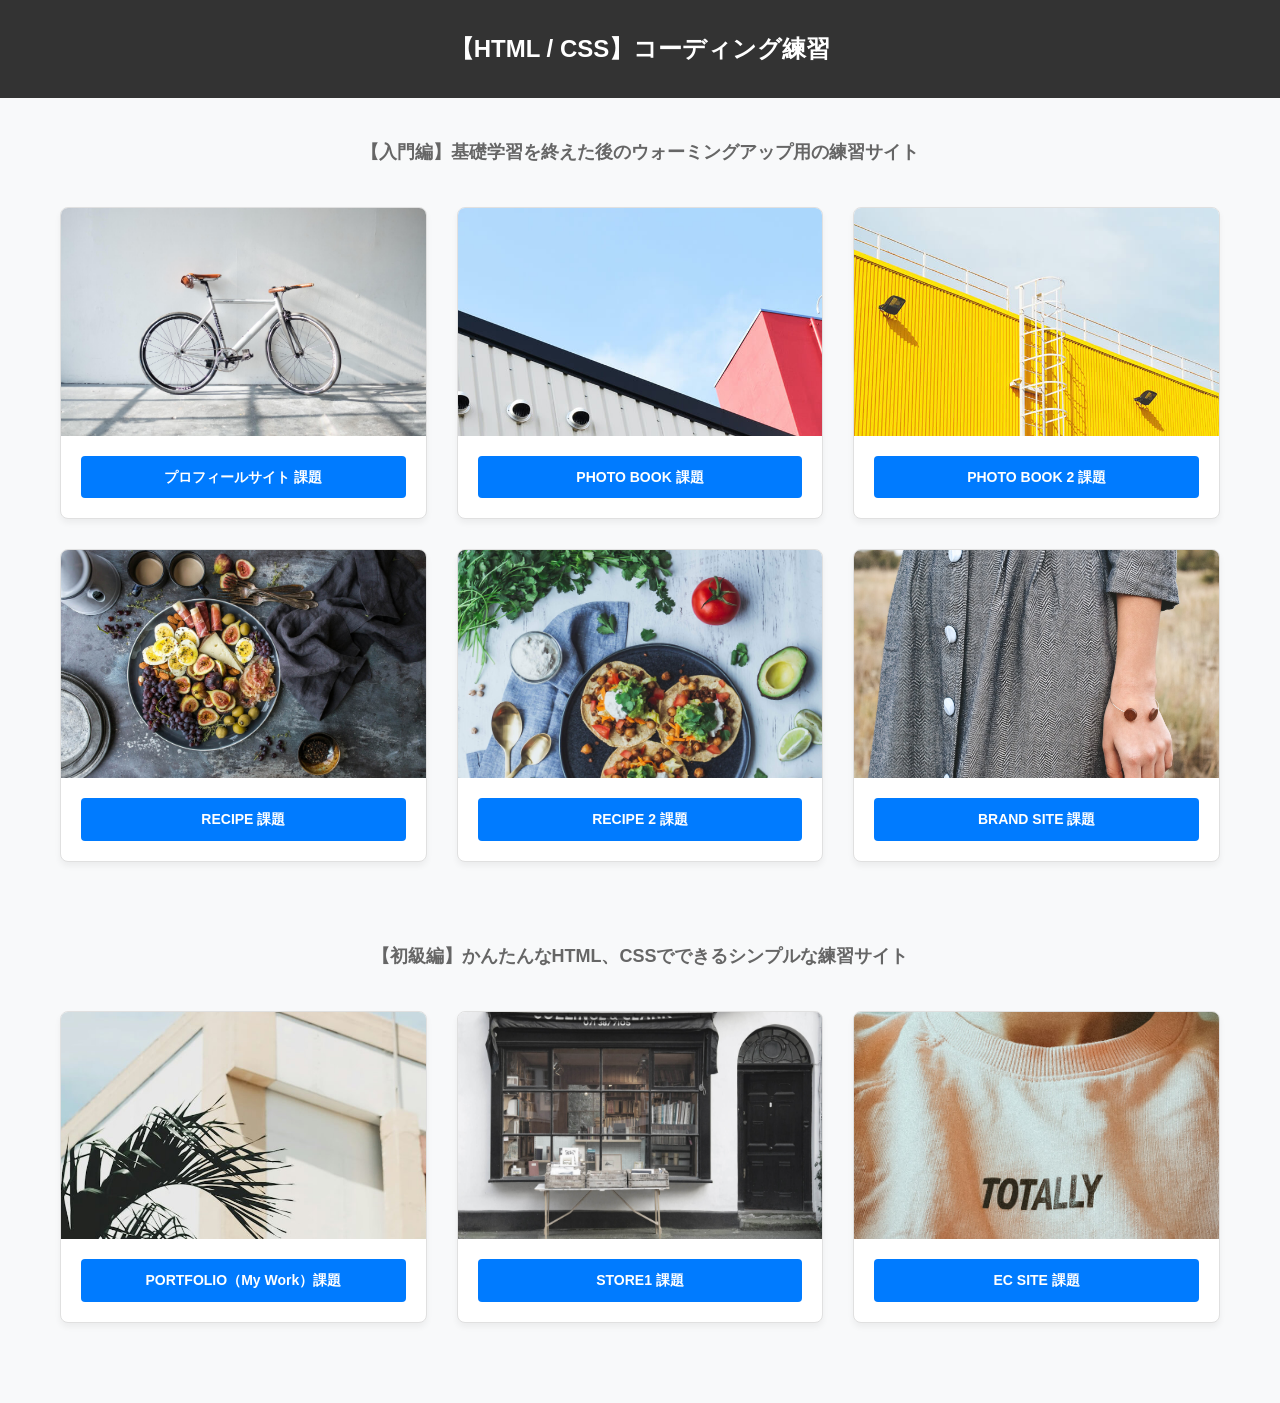
<file: index.html>
<!DOCTYPE html>
<html lang="ja">
<head>
  <meta charset="UTF-8">
  <title>コーディング練習</title>
  <link rel="icon" href="favicon.ico">
  <link rel="stylesheet" href="style.css">
</head>
<body>

  <header>
    <h1>【HTML / CSS】コーディング練習</h1>
  </header>

  <main>
    <!-- ==========================================================================
       【入門編】セクション
       ========================================================================== -->
    <section class="intro">
      <h2>【入門編】基礎学習を終えた後のウォーミングアップ用の練習サイト</h2>
    </section>

    <!-- 入門編カードコンテナ -->
    <div class="card-container">

      <!-- 1つ目のカード（Profile） -->
      <article class="card">
        <div class="card-img-wrapper">
          <img src="profile/img/mainvisual.jpg" alt="Profileのプレビュー画像">
        </div>
        <div class="card-buttons">
          <a href="./profile/" class="btn">プロフィールサイト 課題</a>
        </div>
      </article>

      <!-- 2つ目のカード（PHOTO BOOK） -->
      <article class="card">
        <div class="card-img-wrapper">
          <img src="photo/img/mainvisual.jpg" alt="PHOTO BOOKのプレビュー画像">
        </div>
        <div class="card-buttons">
          <a href="./photo/" class="btn">PHOTO BOOK 課題</a>
        </div>
      </article>

      <!-- 3つ目のカード（PHOTO BOOK 2） -->
      <article class="card">
        <div class="card-img-wrapper">
          <img src="photo2/img/mainvisual.jpg" alt="PHOTO BOOK 2のプレビュー画像">
        </div>
        <div class="card-buttons">
          <a href="./photo2/" class="btn">PHOTO BOOK 2 課題</a>
        </div>
      </article>

      <!-- 4つ目のカード（Recipe） -->
      <article class="card">
        <div class="card-img-wrapper">
          <img src="recipe/img/mainvisual.jpg" alt="Recipeのプレビュー画像">
        </div>
        <div class="card-buttons">
          <a href="./recipe/" class="btn">RECIPE 課題</a>
        </div>
      </article>

      <!-- 5つ目のカード（Recipe 2） -->
      <article class="card">
        <div class="card-img-wrapper">
          <img src="recipe2/img/mainvisual.jpg" alt="Recipe 2のプレビュー画像">
        </div>
        <div class="card-buttons">
          <a href="./recipe2/" class="btn">RECIPE 2 課題</a>
        </div>
      </article>

      <!-- 6つ目のカード（Brand） -->
      <article class="card">
        <div class="card-img-wrapper">
          <img src="brand/img/mainvisual.jpg" alt="Brandのプレビュー画像">
        </div>
        <div class="card-buttons">
          <a href="./brand/" class="btn">BRAND SITE 課題</a>
        </div>
      </article>

    </div>

    <!-- ==========================================================================
       【初級編】セクション
       ========================================================================== -->
    <section class="intro">
      <h2>【初級編】かんたんなHTML、CSSでできるシンプルな練習サイト</h2>
    </section>

    <!-- 初級編カードコンテナ -->
    <div class="card-container">

      <!-- 7つ目のカード（Portfolio1） -->
      <article class="card">
        <div class="card-img-wrapper">
          <img src="portfolio1/img/mainvisual-pc.jpg" alt="My Work ポートフォリオのプレビュー画像">
        </div>
        <div class="card-buttons">
          <a href="./portfolio1/" class="btn">PORTFOLIO（My Work）課題</a>
        </div>
      </article>

      <!-- 8つ目のカード（Store1） -->
      <article class="card">
        <div class="card-img-wrapper">
          <img src="store1/img/mainvisual.jpg" alt="Store1のプレビュー画像">
        </div>
        <div class="card-buttons">
          <a href="./store1/" class="btn">STORE1 課題</a>
        </div>
      </article>

      <!-- 9つ目のカード（EC） -->
      <article class="card">
        <div class="card-img-wrapper">
          <img src="ec/img/item.jpg" alt="ECサイトのプレビュー画像">
        </div>
        <div class="card-buttons">
          <a href="./ec/" class="btn">EC SITE 課題</a>
        </div>
      </article>

    </div>
  </main>

</body>
</html>
</file>
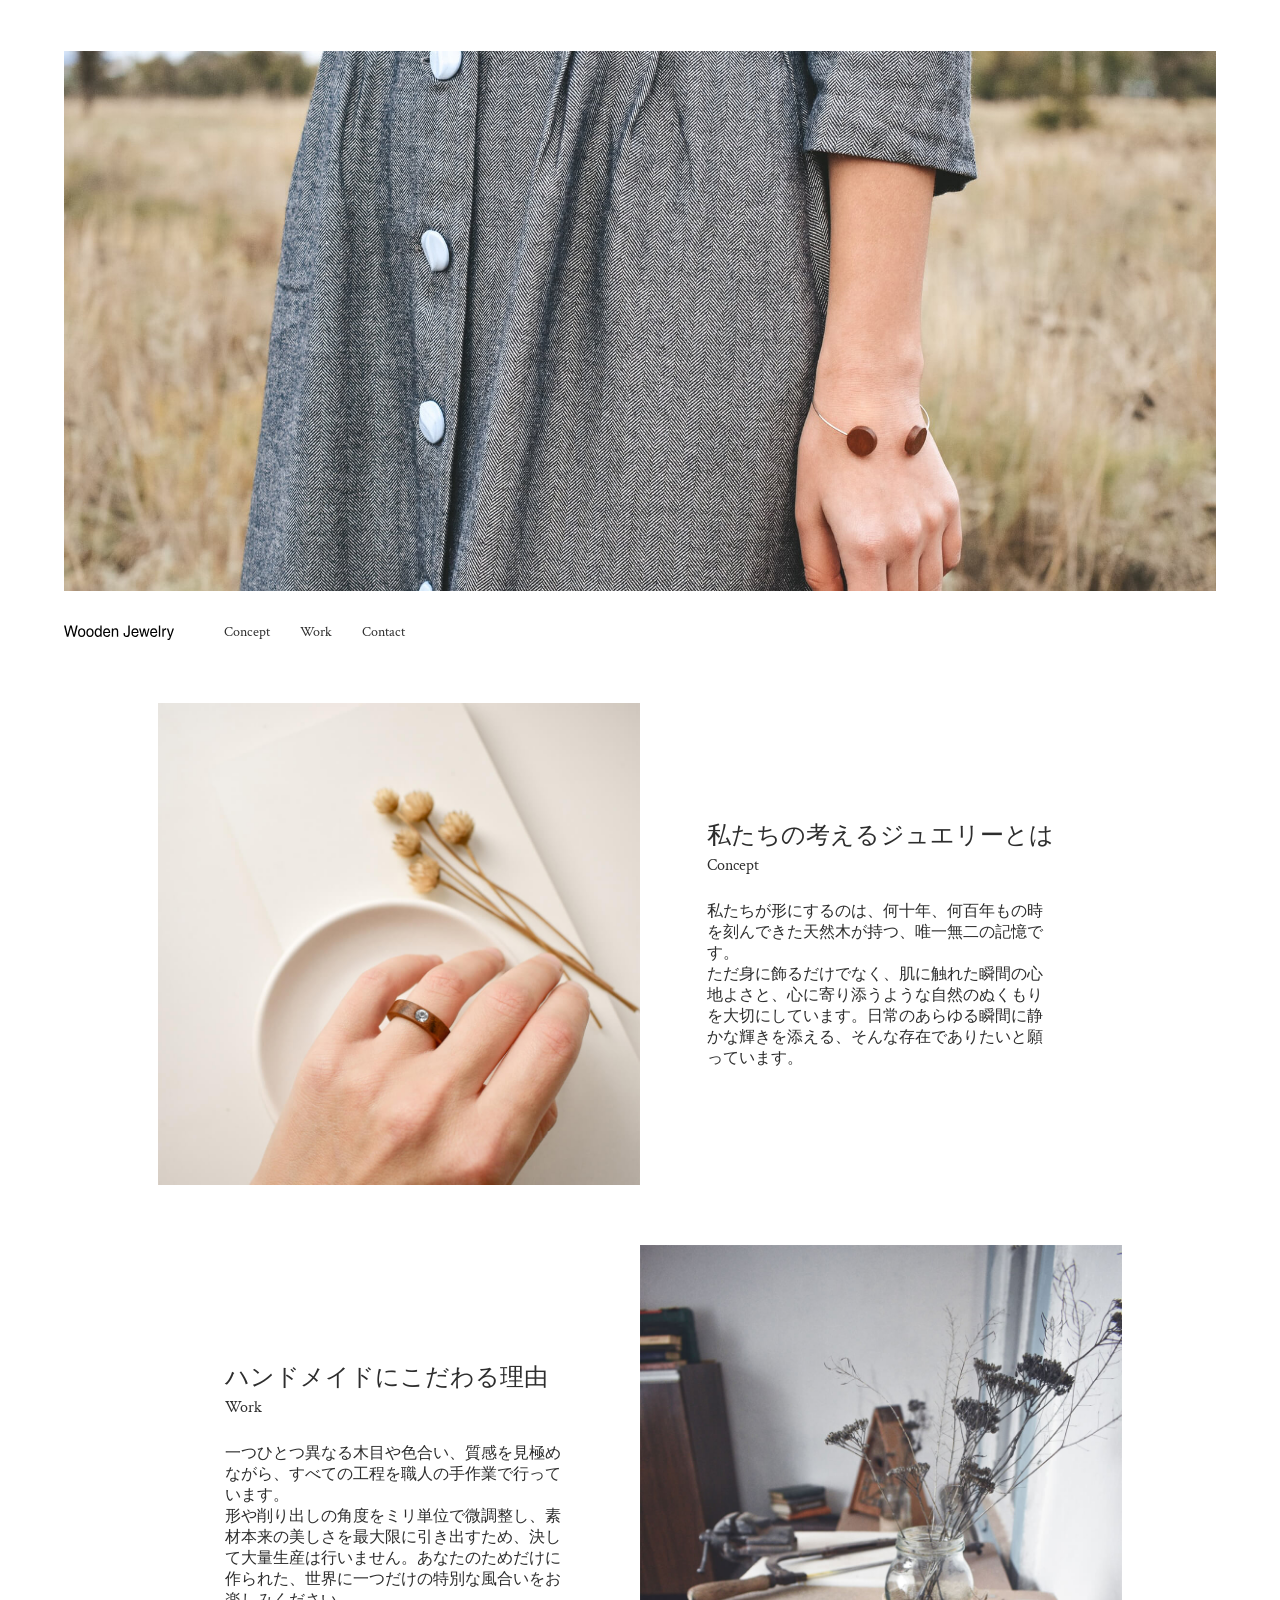
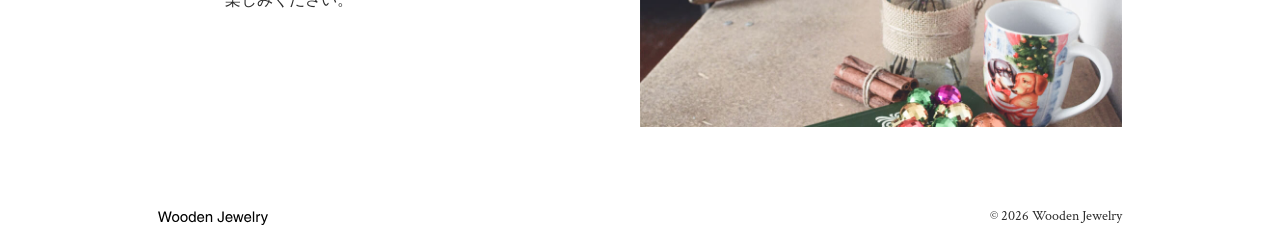
<file: brand/index.html>
<!DOCTYPE html>
<html lang="ja">
  <head>
    <meta charset="utf-8">
    <title>Wooden Jewelry | 自然を身にまとうハンドメイド木製ジュエリー</title>
    <!-- 「テキスト…」から、ブランドサイトとして情緒的で洗練された紹介文に置換 -->
    <meta name="description" content="天然木が持つぬくもりと美しさを生かした、完全ハンドメイドの木製ジュエリーブランド「Wooden Jewelry」。あなただけの特別な一点ものをお届けします。">
    <meta name="viewport" content="width=device-width, initial-scale=1">
    <link rel="icon" href="img/favicon.ico">
    <link rel="stylesheet" href="../common/ress.min.css">
    <link rel="preconnect" href="https://fonts.gstatic.com">
    <!-- Google Fontsのベストプラクティスに基づき、preconnectタグを追加して読み込みを高速化 -->
    <link rel="preconnect" href="https://fonts.googleapis.com" crossorigin>
    <link href="https://fonts.googleapis.com/css2?family=Crimson+Text:wght@400;700&display=swap" rel="stylesheet">
    <link rel="stylesheet" href="style.css">
  </head>

  <body>
    <!-- メインビジュアルの画像に、美しさが伝わる代替テキスト(alt)を設定 -->
    <div id="mainvisual">
      <img src="img/mainvisual.jpg" alt="光が差し込む美しい木製ジュエリーのメインビジュアル画像">
    </div>

    <header id="header">
      <h1 class="site-title">
        <a href="index.html"><img src="img/logo.svg" alt="Wooden Jewelry ブランドロゴ"></a>
      </h1>

      <nav>
        <ul>
          <li><a href="#concept">Concept</a></li>
          <li><a href="#work">Work</a></li>
          <!-- 自身のポートフォリオ用として、ダミーのアドレスでも形式が分かりやすいように修正 -->
          <li><a href="mailto:info@://example.com【Wooden Jewelry】お問い合わせ">Contact</a></li>
        </ul>
      </nav>
    </header>

    <div class="container">
      <main>
        <section id="concept" class="content">
          <div class="img">
            <img src="img/concept.jpg" alt="職人が厳選した温かみのある天然木の素材">
          </div>
          <div class="text">
            <h2 class="section-title">私たちの考えるジュエリーとは</h2>
            <span class="section-title-en">Concept</span>
            <!-- 木の温もりやブランドのこだわりが伝わるテキストに置換 -->
            <p>私たちが形にするのは、何十年、何百年もの時を刻んできた天然木が持つ、唯一無二の記憶です。</p>
            <p>ただ身に飾るだけでなく、肌に触れた瞬間の心地よさと、心に寄り添うような自然のぬくもりを大切にしています。日常のあらゆる瞬間に静かな輝きを添える、そんな存在でありたいと願っています。</p>
          </div>
        </section>

        <section id="work" class="content">
          <div class="text">
            <h2 class="section-title">ハンドメイドにこだわる理由</h2>
            <span class="section-title-en">Work</span>
            <!-- 丁寧なものづくりの姿勢が伝わるテキストに置換 -->
            <p>一つひとつ異なる木目や色合い、質感を見極めながら、すべての工程を職人の手作業で行っています。</p>
            <p>形や削り出しの角度をミリ単位で微調整し、素材本来の美しさを最大限に引き出すため、決して大量生産は行いません。あなたのためだけに作られた、世界に一つだけの特別な風合いをお楽しみください。</p>
          </div>
          <div class="img">
            <img src="img/work.jpg" alt="一つひとつ丁寧に形を削り出す手作業の様子">
          </div>
        </section>
      </main>

      <footer id="footer">
        <div class="logo">
          <img src="img/logo.svg" alt="Wooden Jewelry">
        </div>
        <!-- 著作権の表記年を他のページと揃えて最新に更新 -->
        <p>&copy; 2026 Wooden Jewelry</p>
      </footer>
    </div>
  </body>
</html>
</file>
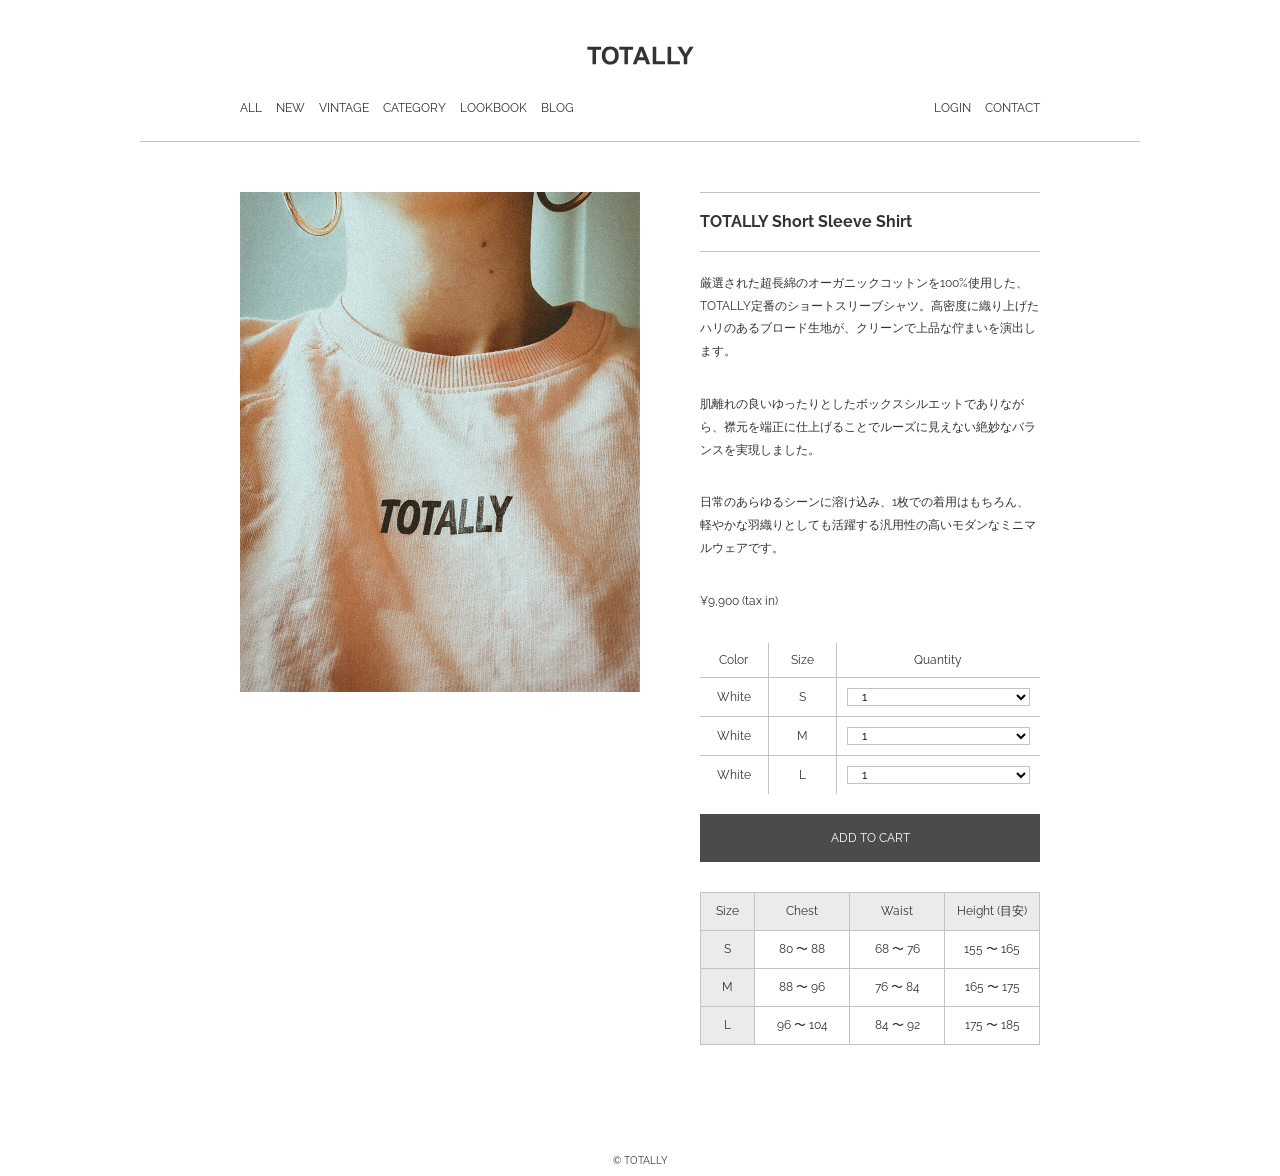
<file: ec/index.html>
<!DOCTYPE html>
<html lang="ja">
  <head>
    <meta charset="utf-8">
    <title>TOTALLY Short Sleeve Shirt | TOTALLY 公式オンラインストア</title>
    <meta name="description" content="TOTALLY（トータリー）の定番ショートスリーブシャツ。上質なオーガニックコットンを使用し、美しく洗練されたシルエットと極上の着心地を実現したクリーンな一着です。">
    <meta name="viewport" content="width=device-width, initial-scale=1">
    <link rel="icon" href="img/favicon.ico">
    <link rel="stylesheet" href="../common/ress.min.css">
    <link rel="stylesheet" href="./style.css">
    <link rel="preconnect" href="https://fonts.gstatic.com">
    <link rel="stylesheet" href="https://fonts.googleapis.com/css2?family=Raleway:wght@400;700&display=swap">
  </head>

  <body>
    <header id="header">
      <div class="site-title">
        <a href="index.html"><img src="img/logo.svg" alt="TOTALLY"></a>
      </div>

      <nav class="wrapper">
        <ul class="menu">
          <li><a href="#">ALL</a></li>
          <li><a href="#">NEW</a></li>
          <li><a href="#">VINTAGE</a></li>
          <li><a href="#">CATEGORY</a></li>
          <li><a href="#">LOOKBOOK</a></li>
          <li><a href="#">BLOG</a></li>
        </ul>
        <ul class="login">
          <li><a href="#">LOGIN</a></li>
          <li><a href="#">CONTACT</a></li>
        </ul>
      </nav>
    </header>

    <main>
      <div id="item" class="wrapper">
        <div class="item-image">
          <img src="img/item.jpg" alt="TOTALLY ショートスリーブシャツ ホワイト 着用イメージ">
        </div>

        <div class="item-info">
          <h1 class="item-title">TOTALLY Short Sleeve Shirt</h1>
          <p>
            厳選された超長綿のオーガニックコットンを100%使用した、TOTALLY定番のショートスリーブシャツ。高密度に織り上げたハリのあるブロード生地が、クリーンで上品な佇まいを演出します。
          </p>
          <p>
            肌離れの良いゆったりとしたボックスシルエットでありながら、襟元を端正に仕上げることでルーズに見えない絶妙なバランスを実現しました。
          </p>
          <p>
            日常のあらゆるシーンに溶け込み、1枚での着用はもちろん、軽やかな羽織りとしても活躍する汎用性の高いモダンなミニマルウェアです。
          </p>

          <p class="price">¥9,900 <span class="tax">(tax in)</span></p>

          <table class="order-table">
            <thead>
              <tr>
                <th class="color">Color</th>
                <th class="size">Size</th>
                <th class="quantity">Quantity</th>
              </tr>
            </thead>
            <tbody>
              <tr>
                <td>White</td>
                <td>S</td>
                <td>
                  <select name="quantity_s">
                    <option value="1">1</option>
                    <option value="2">2</option>
                    <option value="3">3</option>
                  </select>
                </td>
              </tr>
              <tr>
                <td>White</td>
                <td>M</td>
                <td>
                  <select name="quantity_m">
                    <option value="1">1</option>
                    <option value="2">2</option>
                    <option value="3">3</option>
                  </select>
                </td>
              </tr>
              <tr>
                <td>White</td>
                <td>L</td>
                <td>
                  <select name="quantity_l">
                    <option value="1">1</option>
                    <option value="2">2</option>
                    <option value="3">3</option>
                  </select>
                </td>
              </tr>
            </tbody>
          </table>

          <a class="cart-btn" href="#">ADD TO CART</a>

          <table class="size-table">
            <thead>
              <tr>
                <th class="size">Size</th>
                <th class="chest">Chest</th>
                <th class="weist">Waist</th>
                <th class="height">Height (目安)</th>
              </tr>
            </thead>
            <tbody>
              <tr>
                <th>S</th>
                <td>80 〜 88</td>
                <td>68 〜 76</td>
                <td>155 〜 165</td>
              </tr>
              <tr>
                <th>M</th>
                <td>88 〜 96</td>
                <td>76 〜 84</td>
                <td>165 〜 175</td>
              </tr>
              <tr>
                <th>L</th>
                <td>96 〜 104</td>
                <td>84 〜 92</td>
                <td>175 〜 185</td>
              </tr>
            </tbody>
          </table>
        </div>
      </div>
    </main>

    <footer id="footer" class="wrapper">
      <p class="copyright">&copy; TOTALLY</p>
    </footer>
  </body>
</html>
</file>
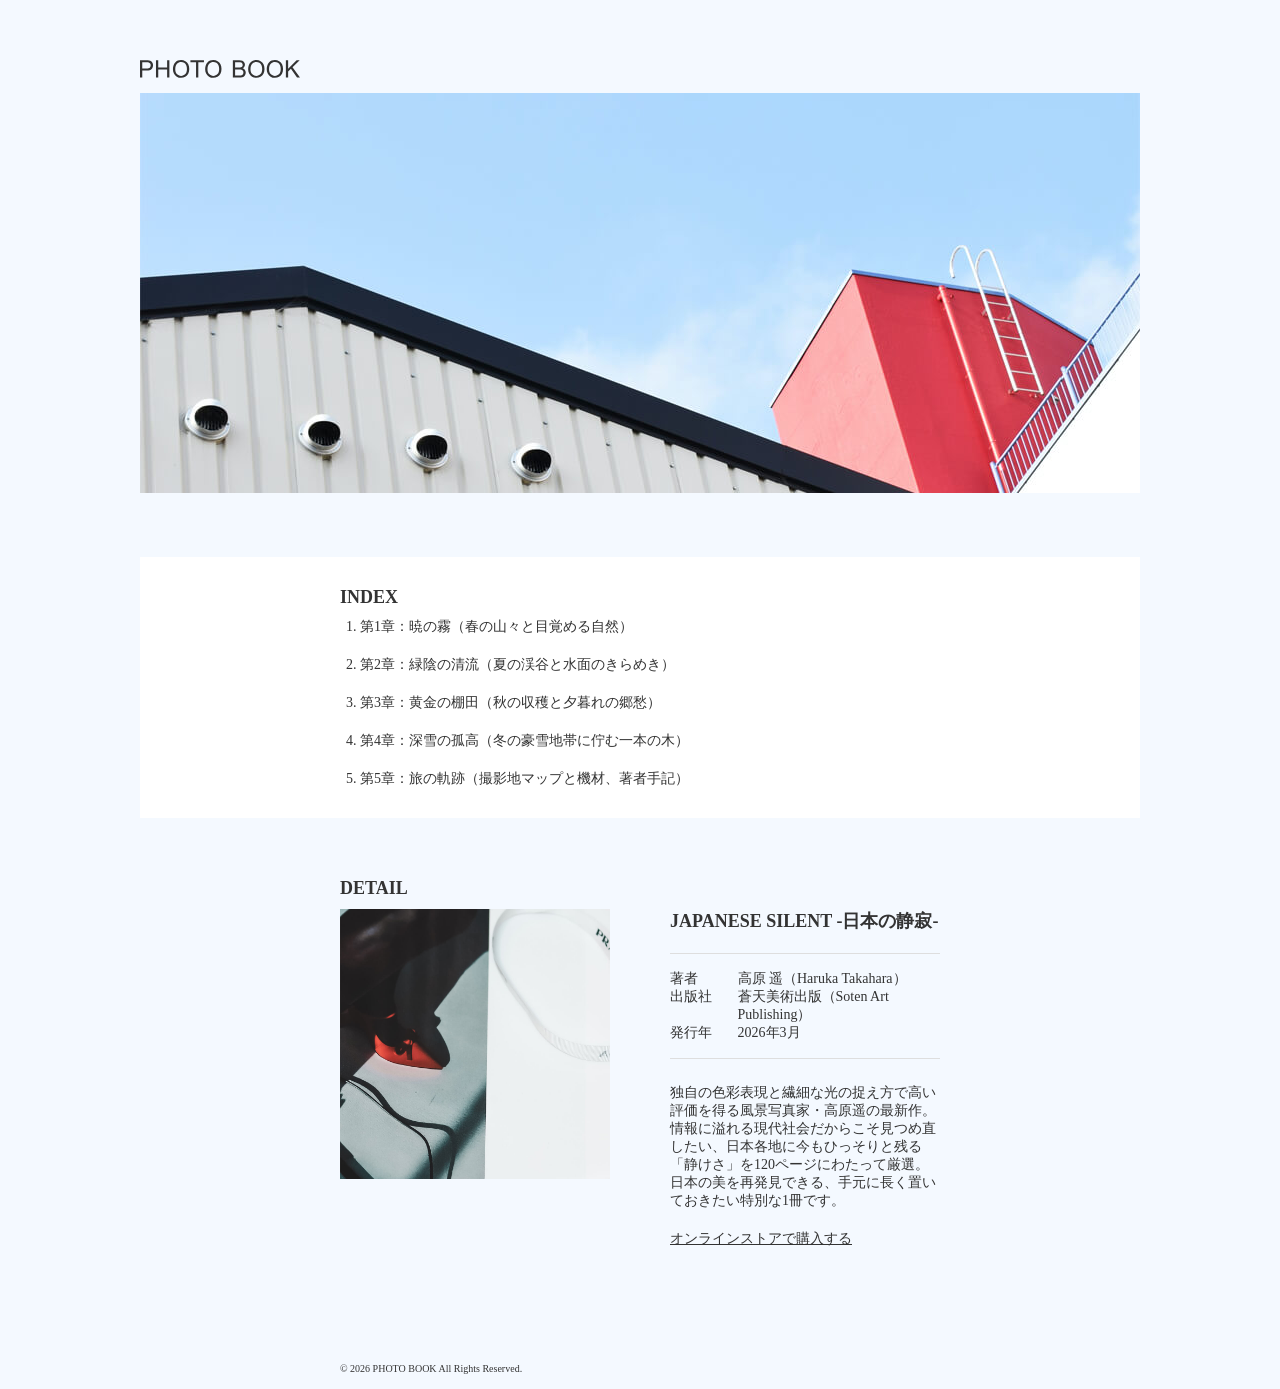
<file: photo/index.html>
<!DOCTYPE html>
<html lang="ja">
  <head>
    <meta charset="utf-8">
    <title>JAPANESE SILENT -日本の静寂- | PHOTO BOOK</title>
    <meta name="description" content="写真家・高原 遥が5年の歳月をかけて日本の秘境を巡り、美しくも儚い四季の「静寂」を収めた風景写真集『JAPANESE SILENT』の公式紹介ページです。">
    <meta name="viewport" content="width=device-width, initial-scale=1">
    <link rel="icon" href="img/favicon.ico">
    <!-- バージョンを固定し、突然の表示崩れを防ぐ安全な記述に変更しました -->
    <link rel="stylesheet" href="../common/ress.min.css">
    <link rel="stylesheet" href="./style.css">
  </head>

  <body>
    <div class="container">
      <header id="header">
        <h1 class="site-title">
          <a href="index.html"><img src="img/logo.svg" alt="PHOTO BOOK ONLINE SHOP"></a>
        </h1>
      </header>

      <main>
        <div id="mainvisual">
          <img src="img/mainvisual.jpg" alt="深い霧に包まれた夜明けの竹林。写真集の表紙カット">
        </div>

        <section id="index">
          <div class="inner">
            <h2 class="section-title">INDEX</h2>
            <ol class="index-list">
              <li>第1章：暁の霧（春の山々と目覚める自然）</li>
              <li>第2章：緑陰の清流（夏の渓谷と水面のきらめき）</li>
              <li>第3章：黄金の棚田（秋の収穫と夕暮れの郷愁）</li>
              <li>第4章：深雪の孤高（冬の豪雪地帯に佇む一本の木）</li>
              <li>第5章：旅の軌跡（撮影地マップと機材、著者手記）</li>
            </ol>
          </div>
        </section>

        <section id="detail">
          <div class="inner">
            <h2 class="section-title">DETAIL</h2>
            <div class="content">
              <img class="img" src="img/detail.jpg" alt="写真集を実際に手に持った際の見開きイメージ。見事な雪景色のページ">
              <div class="text">
                <p class="title">JAPANESE SILENT -日本の静寂-</p>
                <dl>
                  <dt>著者</dt>
                  <dd>高原 遥（Haruka Takahara）</dd>
                  <dt>出版社</dt>
                  <dd>蒼天美術出版（Soten Art Publishing）</dd>
                  <dt>発行年</dt>
                  <dd>2026年3月</dd>
                </dl>
                <p>
                  独自の色彩表現と繊細な光の捉え方で高い評価を得る風景写真家・高原遥の最新作。
                  情報に溢れる現代社会だからこそ見つめ直したい、日本各地に今もひっそりと残る「静けさ」を120ページにわたって厳選。
                  日本の美を再発見できる、手元に長く置いておきたい特別な1冊です。
                </p>
                <a class="link" href="./index.html" target="_blank" rel="noopener noreferrer">オンラインストアで購入する</a>
              </div>
            </div>
          </div>
        </section>
      </main>

      <footer id="footer">
        <p class="inner">&copy; 2026 PHOTO BOOK All Rights Reserved.</p>
      </footer>
    </div>
  </body>
</html>
</file>
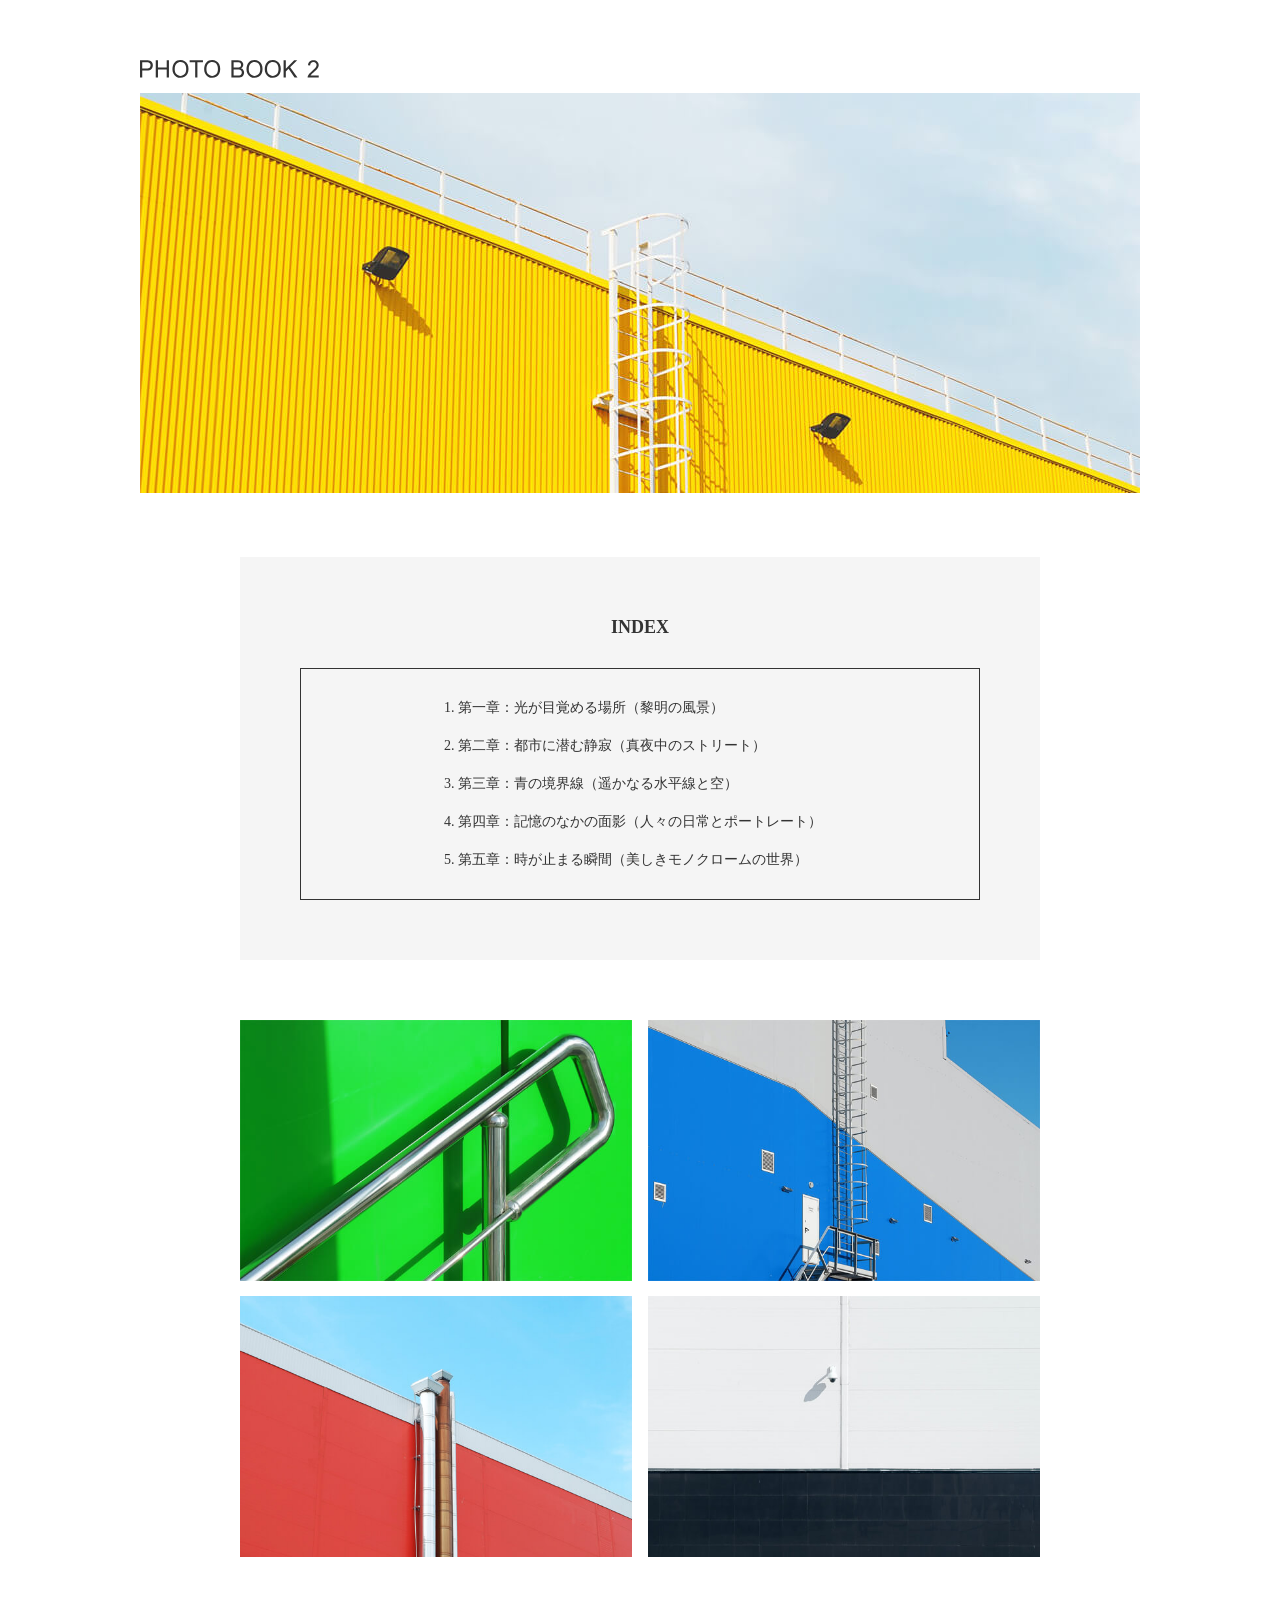
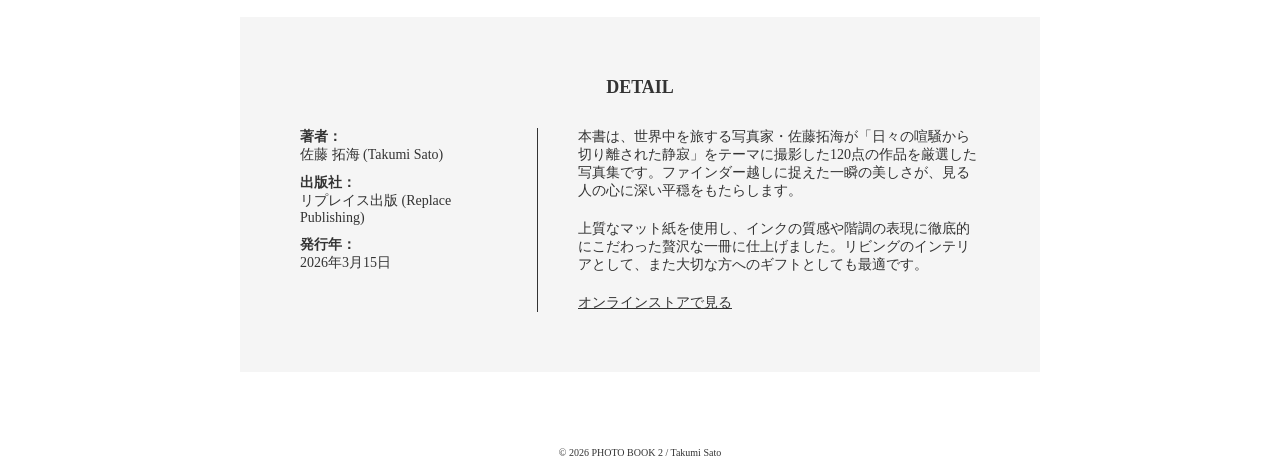
<file: photo2/index.html>
<!DOCTYPE html>
<html lang="ja">
  <head>
    <meta charset="utf-8">
    <title>PHOTO BOOK 2 - Silent Moments</title>
    <meta name="description" content="写真家・佐藤拓海が5年の歳月をかけて世界各地の静寂を切り取った、待望の写真集第2弾『Silent Moments』。光と影が織りなす美しい風景と、そこに生きる人々の息遣いを収録。">
    <meta name="viewport" content="width=device-width, initial-scale=1">
    <link rel="icon" href="./img/favicon.ico">
    <link rel="stylesheet" href="../common/ress.min.css">
    <link rel="stylesheet" href="./style.css">
  </head>

  <body>
    <div class="container">
      <header id="header">
        <h1 class="site-title">
          <a href="#"><img src="img/logo.svg" alt="PHOTO BOOK 2 - Silent Moments"></a>
        </h1>
      </header>

      <main>
        <div id="mainvisual">
          <img src="img/mainvisual.jpg" alt="夜明け前の穏やかな湖畔の風景">
        </div>

        <div class="inner">
          <section id="index">
            <h2 class="section-title">INDEX</h2>
            <div class="index-inner">
              <ol class="index-list">
                <li>第一章：光が目覚める場所（黎明の風景）</li>
                <li>第二章：都市に潜む静寂（真夜中のストリート）</li>
                <li>第三章：青の境界線（遥かなる水平線と空）</li>
                <li>第四章：記憶のなかの面影（人々の日常とポートレート）</li>
                <li>第五章：時が止まる瞬間（美しきモノクロームの世界）</li>
              </ol>
            </div>
          </section>

          <ul class="list">
            <li><img src="img/photo1.jpg" alt="朝霧に包まれた森林"></li>
            <li><img src="img/photo2.jpg" alt="誰もいない都会の交差点"></li>
            <li><img src="img/photo3.jpg" alt="夕暮れ時の海岸線"></li>
            <li><img src="img/photo4.jpg" alt="窓辺に差し込む柔らかな光"></li>
          </ul>

          <section id="detail">
            <h2 class="section-title">DETAIL</h2>
            <div class="flex">
              <dl>
                <dt>著者：</dt>
                <dd>佐藤 拓海 (Takumi Sato)</dd>
                <dt>出版社：</dt>
                <dd>リプレイス出版 (Replace Publishing)</dd>
                <dt>発行年：</dt>
                <dd>2026年3月15日</dd>
              </dl>
              <div class="text">
                <p>本書は、世界中を旅する写真家・佐藤拓海が「日々の喧騒から切り離された静寂」をテーマに撮影した120点の作品を厳選した写真集です。ファインダー越しに捉えた一瞬の美しさが、見る人の心に深い平穏をもたらします。</p>
                <p>上質なマット紙を使用し、インクの質感や階調の表現に徹底的にこだわった贅沢な一冊に仕上げました。リビングのインテリアとして、また大切な方へのギフトとしても最適です。</p>
                <a class="link" href="#">オンラインストアで見る</a>
              </div>
            </div>
          </section>
        </div>
      </main>

      <footer id="footer">
        <p class="inner">&copy; 2026 PHOTO BOOK 2 / Takumi Sato</p>
      </footer>
    </div>
  </body>
</html>
</file>
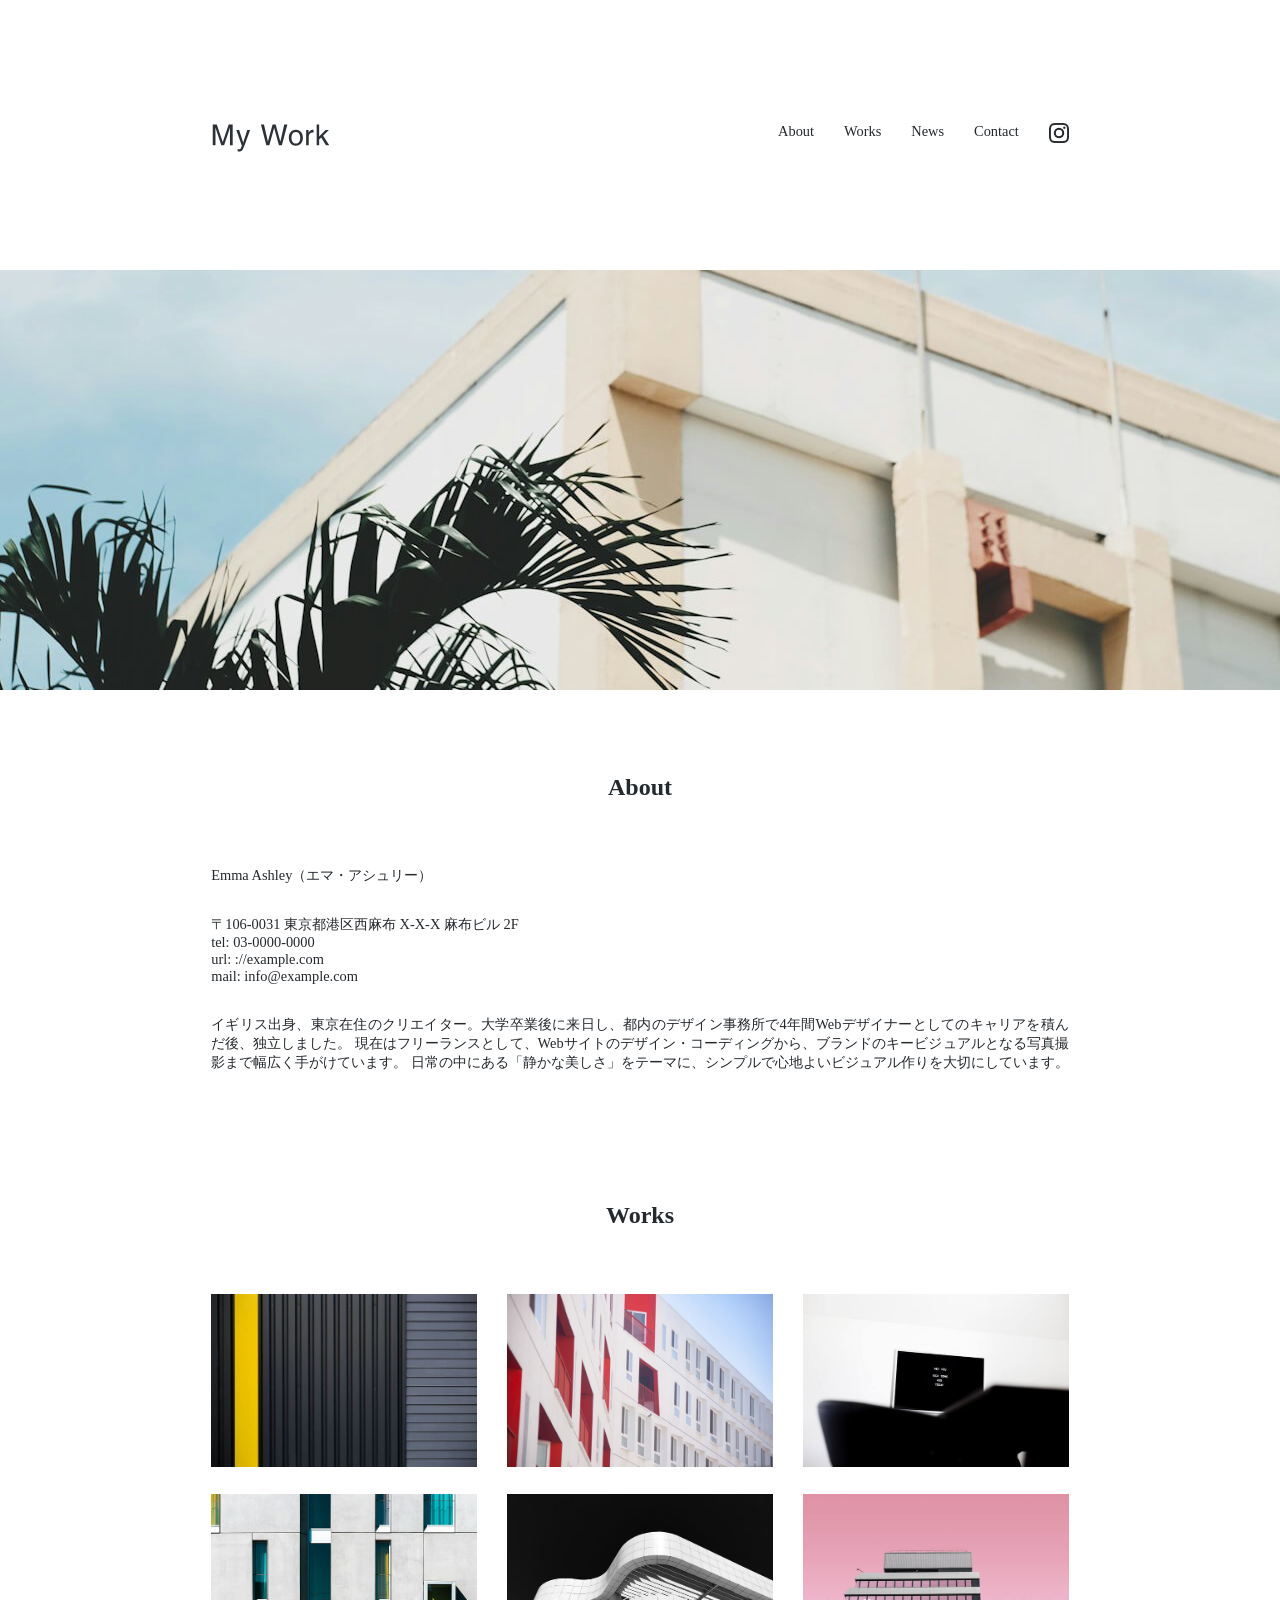
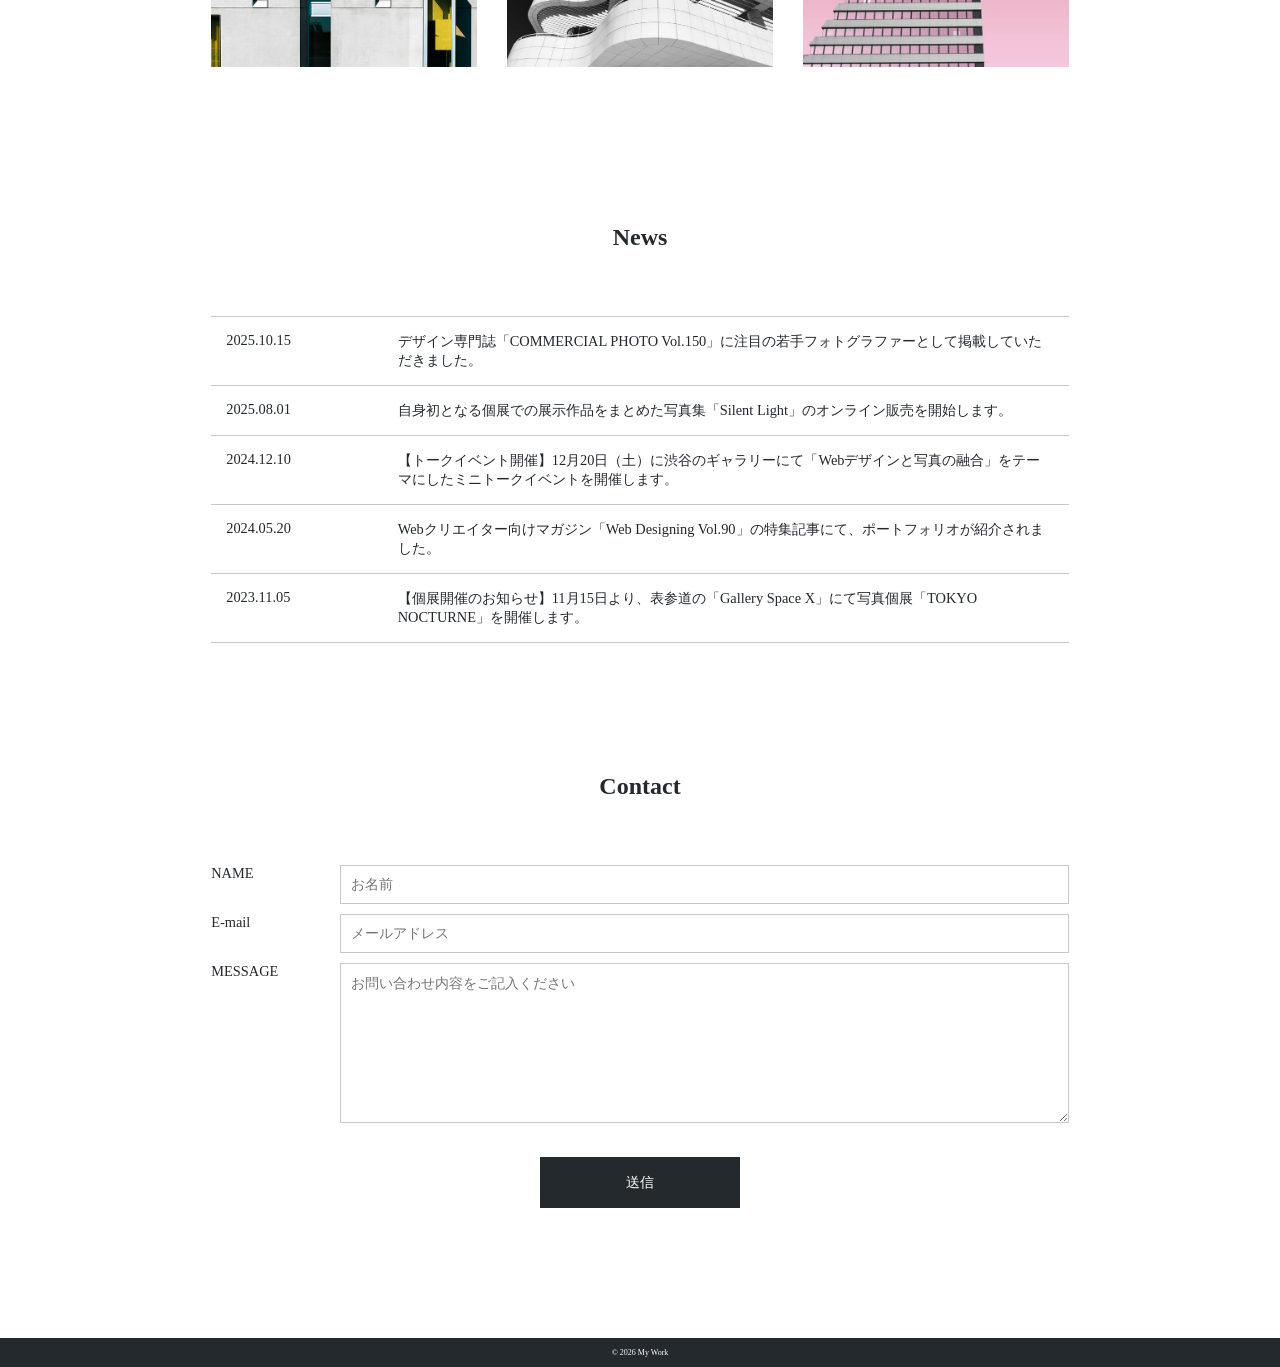
<file: portfolio1/index.html>
<!DOCTYPE html>
<html lang="ja">
  <head>
    <meta charset="utf-8">
    <title>My Work | Web Designer & Photographer Portfolio</title>
    <!-- サイトの目的が明確に伝わる自然な紹介文に置換 -->
    <meta name="description" content="東京を拠点に活動するWebデザイナー・フォトグラファー「Emma Ashley」のポートフォリオサイトです。シンプルで洗練されたWebデザインと、日常を切り取った写真作品を掲載しています。">
    <meta name="viewport" content="width=device-width, initial-scale=1">
    <link rel="icon" href="img/favicon.ico">
    <link rel="stylesheet" href="../common/ress.min.css">
    <link rel="stylesheet" href="./style.css">
  </head>

  <body>
    <header id="header">
      <h1 class="site-title"><a href="index.html"><img src="img/logo.svg" alt="My Work ポートフォリオロゴ"></a></h1>
      <nav>
        <ul>
          <li><a href="#about">About</a></li>
          <li><a href="#works">Works</a></li>
          <li><a href="#news">News</a></li>
          <li><a href="#contact">Contact</a></li>
          <li>
            <!-- 外部へのセキュリティ対策(noopener)を追加 -->
            <a href="https://www.instagram.com/" target="_blank" rel="noopener noreferrer">
              <img class="icon" src="./img/icon-instagram.png" alt="公式Instagramアカウントはこちら">
            </a>
          </li>
        </ul>
      </nav>
    </header>

    <main>
      <div id="mainvisual">
        <picture>
          <source media="(max-width: 600px)" srcset="img/mainvisual-sp.jpg">
          <!-- メインビジュアルの画像説明を追加 -->
          <img src="img/mainvisual-pc.jpg" alt="シンプルに整えられたワークスペースとカメラのメインビジュアル画像">
        </picture>
      </div>

      <section id="about" class="wrapper">
        <h2 class="sec-title">About</h2>
        <ul>
          <!-- 架空の人物情報を自然なレイアウトに整理 -->
          <li>Emma Ashley（エマ・アシュリー）</li>
          <li>〒106-0031 東京都港区西麻布 X-X-X 麻布ビル 2F</li>
          <li>tel: 03-0000-0000</li>
          <li>url: ://example.com</li>
          <li>mail: info@example.com</li>
        </ul>
        <!-- 「テキスト…」から、デザイナーとしての経歴や想いが伝わる文章に置換 -->
        <p>
          イギリス出身、東京在住のクリエイター。大学卒業後に来日し、都内のデザイン事務所で4年間Webデザイナーとしてのキャリアを積んだ後、独立しました。
          現在はフリーランスとして、Webサイトのデザイン・コーディングから、ブランドのキービジュアルとなる写真撮影まで幅広く手がけています。
          日常の中にある「静かな美しさ」をテーマに、シンプルで心地よいビジュアル作りを大切にしています。
        </p>
      </section>

      <section id="works" class="wrapper">
        <h2 class="sec-title">Works</h2>
        <ul>
          <!-- 空欄だったalt属性に、制作実績を想定した具体的なテキストを設定 -->
          <li><img src="img/works1.jpg" alt="クライアント企業のカフェサイトのWebデザイン実績"></li>
          <li><img src="img/works2.jpg" alt="自然光を取り入れたポートレート写真の作品"></li>
          <li><img src="img/works3.jpg" alt="アパレルブランドのECサイトリニューアル実績"></li>
          <li><img src="img/works4.jpg" alt="旅先で撮影した美しい建築と街並みの写真作品"></li>
          <li><img src="img/works5.jpg" alt="インテリアショップのロゴデザインおよびブランディング実績"></li>
          <li><img src="img/works6.jpg" alt="みずみずしい植物をクローズアップしたマクロ写真作品"></li>
        </ul>
      </section>

      <section id="news" class="wrapper">
        <h2 class="sec-title">News</h2>
        <dl>
          <!-- 過去の日付（XX）をリアルな年月日に補完し、テキストをブラッシュアップ -->
          <dt>2025.10.15</dt>
          <dd>デザイン専門誌「COMMERCIAL PHOTO Vol.150」に注目の若手フォトグラファーとして掲載していただきました。</dd>
          <dt>2025.08.01</dt>
          <dd>自身初となる個展での展示作品をまとめた写真集「Silent Light」のオンライン販売を開始します。</dd>
          <dt>2024.12.10</dt>
          <dd>【トークイベント開催】12月20日（土）に渋谷のギャラリーにて「Webデザインと写真の融合」をテーマにしたミニトークイベントを開催します。</dd>
          <dt>2024.05.20</dt>
          <dd>Webクリエイター向けマガジン「Web Designing Vol.90」の特集記事にて、ポートフォリオが紹介されました。</dd>
          <dt>2023.11.05</dt>
          <dd>【個展開催のお知らせ】11月15日より、表参道の「Gallery Space X」にて写真個展「TOKYO NOCTURNE」を開催します。</dd>
        </dl>
      </section>

      <section id="contact" class="wrapper">
        <h2 class="sec-title">Contact</h2>
        <!-- ユーザーが入力しやすいよう、入力フィールドに必須マーク(required)や適切なプレースホルダーを追加して実用性を向上 -->
        <form action="#" method="post">
          <dl>
            <dt><label for="name">NAME</label></dt>
            <dd><input type="text" id="name" name="your-name" placeholder="お名前" required></dd>
            <dt><label for="email">E-mail</label></dt>
            <dd><input type="email" id="email" name="your-email" placeholder="メールアドレス" required></dd>
            <dt><label for="message">MESSAGE</label></dt>
            <dd><textarea id="message" name="your-message" placeholder="お問い合わせ内容をご記入ください" required></textarea></dd>
          </dl>
          <div class="button"><input type="submit" value="送信"></div>
        </form>
      </section>
    </main>

    <footer id="footer">
      <!-- 著作権の年表記を最新に更新 -->
      <p>&copy; 2026 My Work</p>
    </footer>

  </body>
</html>
</file>
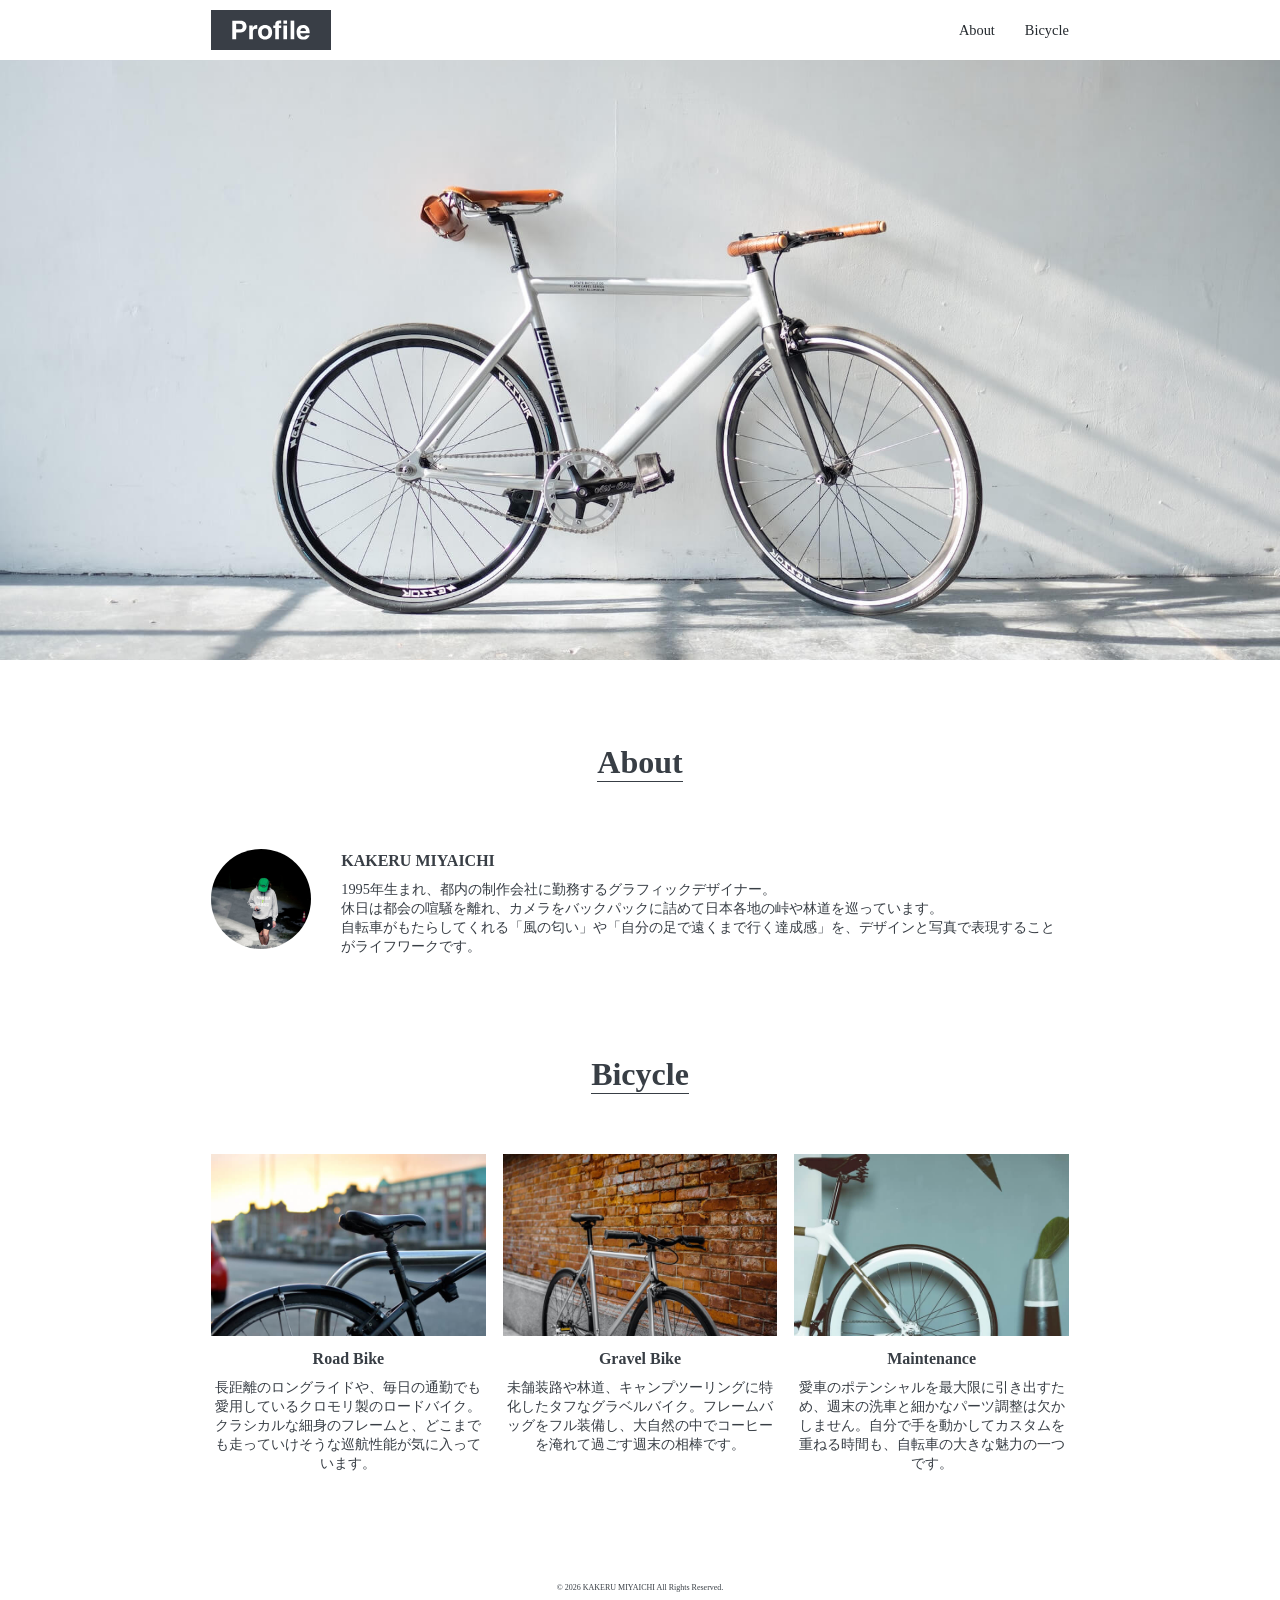
<file: profile/index.html>
<!DOCTYPE html>
<html lang="ja">
  <head>
    <meta charset="utf-8">
    <title>KAKERU MIYAICHI - Profile & Bicycle Portfolio</title>
    <meta name="description" content="東京を拠点に活動するグラフィックデザイナー、宮市 翔のプロフィールサイトです。愛車であるロードバイクやマウンテンバイクの紹介、自転車と共にあるライフスタイルをグラフィックと共にお届けします。">
    <meta name="viewport" content="width=device-width, initial-scale=1">
    <link rel="icon" href="img/favicon.ico">
    <link rel="stylesheet" href="../common/ress.min.css">
    <link rel="stylesheet" href="style.css">
  </head>

  <body>
    <header id="header" class="wrapper">
      <h1 class="site-title"><a href="index.html"><img src="img/logo.svg" alt="KAKERU MIYAICHI Portfolio"></a></h1>
      <nav>
        <ul>
          <li><a href="#about">About</a></li>
          <li><a href="#bicycle">Bicycle</a></li>
        </ul>
      </nav>
    </header>

    <main>
      <div id="mainvisual">
        <img src="img/mainvisual.jpg" alt="雄大な山々を背景に、一本の道を駆け抜けるロードバイクのメインビジュアル">
      </div>

      <section id="about" class="wrapper">
        <h2 class="section-title">About</h2>
        <div class="content">
          <img src="img/about.jpg" alt="カメラを片手に愛車と並んで笑顔を見せる宮市 翔の近影">
          <div class="text">
            <h3 class="content-title">KAKERU MIYAICHI</h3>
            <p>
              1995年生まれ、都内の制作会社に勤務するグラフィックデザイナー。<br>
              休日は都会の喧騒を離れ、カメラをバックパックに詰めて日本各地の峠や林道を巡っています。<br>
              自転車がもたらしてくれる「風の匂い」や「自分の足で遠くまで行く達成感」を、デザインと写真で表現することがライフワークです。
            </p>
          </div>
        </div>
      </section>

      <section id="bicycle" class="wrapper">
        <h2 class="section-title">Bicycle</h2>
        <ul>
          <li>
            <img src="img/bicycle1.jpg" alt="細身のクロモリフレームが美しい、クラシックなスタイルのロードバイク">
            <h3 class="content-title">Road Bike</h3>
            <p>長距離のロングライドや、毎日の通勤でも愛用しているクロモリ製のロードバイク。クラシカルな細身のフレームと、どこまでも走っていけそうな巡航性能が気に入っています。</p>
          </li>
          <li>
            <img src="img/bicycle2.jpg" alt="太いタイヤと泥除けを備え、キャンプギアを積載したグラベルロードバイク">
            <h3 class="content-title">Gravel Bike</h3>
            <p>未舗装路や林道、キャンプツーリングに特化したタフなグラベルバイク。フレームバッグをフル装備し、大自然の中でコーヒーを淹れて過ごす週末の相棒です。</p>
          </li>
          <li>
            <img src="img/bicycle3.jpg" alt="ガレージに整然と並べられた、お気に入りの自転車工具やメンテナンス用スタンド">
            <h3 class="content-title">Maintenance</h3>
            <p>愛車のポテンシャルを最大限に引き出すため、週末の洗車と細かなパーツ調整は欠かしません。自分で手を動かしてカスタムを重ねる時間も、自転車の大きな魅力の一つです。</p>
          </li>
        </ul>
      </section>
    </main>

    <footer id="footer">
      <p>&copy; 2026 KAKERU MIYAICHI All Rights Reserved.</p>
    </footer>

  </body>

</html>
</file>
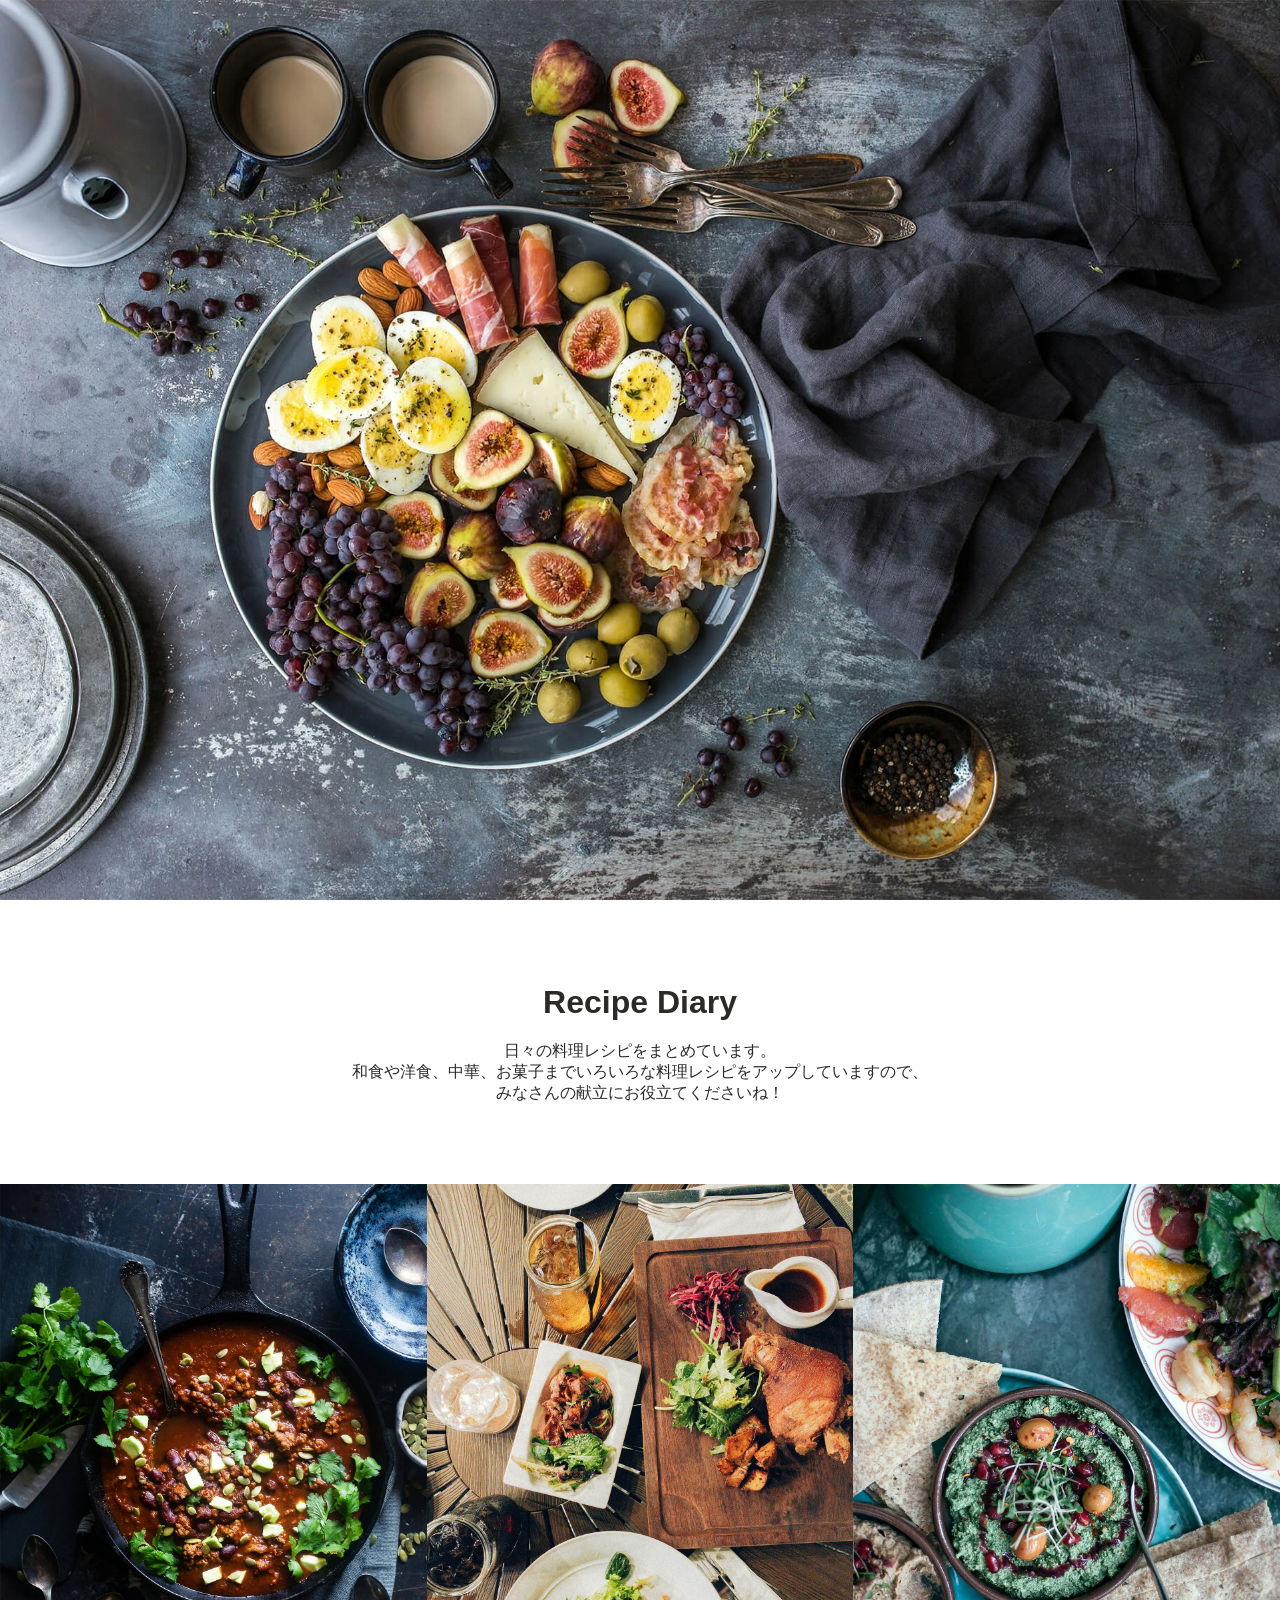
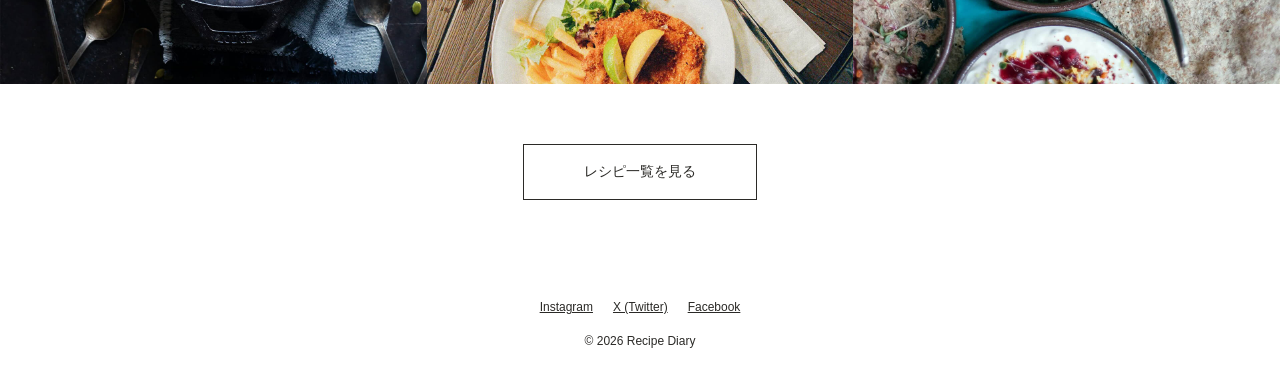
<file: recipe/index.html>
<!DOCTYPE html>
<html lang="ja">
  <head>
    <meta charset="utf-8">
    <title>Recipe Diary | おいしい毎日の手作り料理レシピ</title>
    <!-- 「テキスト…」から、レシピサイトとして自然で魅力的な紹介文に置換 -->
    <meta name="description" content="日々の手作り料理レシピを記録するブログ。和食、洋食、中華から簡単なお菓子まで、毎日の献立に役立つ美味しいレシピを写真付きでご紹介しています。">
    <meta name="viewport" content="width=device-width, initial-scale=1">
    <link rel="icon" href="img/favicon.ico">
    <!-- リセットCSSの読み込みパス（リポジトリの構成に合わせて適宜調整してください） -->
    <link rel="stylesheet" href="../common/ress.min.css">
    <link rel="stylesheet" href="style.css">
  </head>

  <body>
    <main>
      <!-- メインビジュアルの画像に適切な代替テキスト(alt)を設定 -->
      <div id="mainvisual">
        <img src="img/mainvisual.jpg" alt="美味しそうなお皿が並ぶRecipe Diaryのメインビジュアル画像">
      </div>

      <div class="text">
        <h1 class="site-title">Recipe Diary</h1>
        <p>
          日々の料理レシピをまとめています。<br>
          和食や洋食、中華、お菓子までいろいろな料理レシピをアップしていますので、<br>
          みなさんの献立にお役立てくださいね！
        </p>
      </div>

      <!-- レシピ画像一覧。alt属性に料理の内容（想定）を記述し、アクセシビリティを向上 -->
      <ul class="flex">
        <li><img src="img/recipe1.jpg" alt="色鮮やかな手作りサラダの料理写真"></li>
        <li><img src="img/recipe2.jpg" alt="焼きたてで香ばしい自家製パンの写真"></li>
        <li><img src="img/recipe3.jpg" alt="じっくり煮込んだ特製トマトパスタの料理写真"></li>
      </ul>

      <div class="text">
        <!-- 一覧へのリンク（現在はダミー#ですが、後々ページを作る場合はパスを記述します） -->
        <a class="btn" href="#">レシピ一覧を見る</a>
      </div>
    </main>

    <footer id="footer">
      <ul class="sns">
        <!-- 外部SNSリンクを想定し、セキュリティとタブ動作を最適化（target="_blank"等） -->
        <li><a href="https://instagram.com" target="_blank" rel="noopener noreferrer">Instagram</a></li>
        <li><a href="https://twitter.com" target="_blank" rel="noopener noreferrer">X (Twitter)</a></li>
        <li><a href="https://facebook.com" target="_blank" rel="noopener noreferrer">Facebook</a></li>
      </ul>
      <!-- 著作権の表記年を最新に更新（必要に応じて変更してください） -->
      <p>&copy; 2026 Recipe Diary</p>
    </footer>
  </body>
</html>
</file>
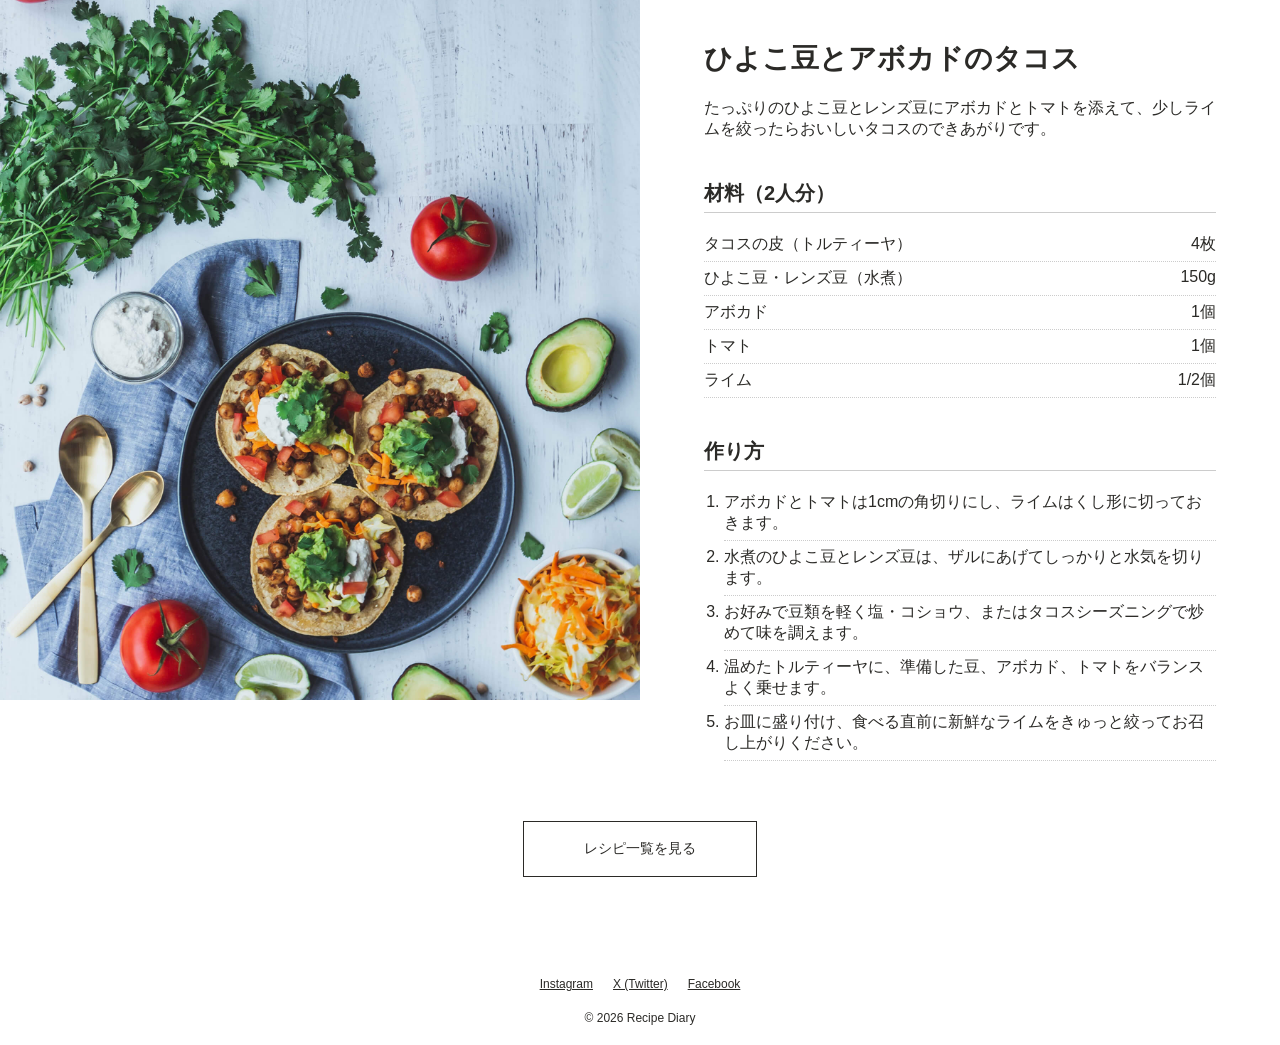
<file: recipe2/index.html>
<!DOCTYPE html>
<html lang="ja">
  <head>
    <meta charset="utf-8">
    <title>ひよこ豆とアボカドのタコス | Recipe Diary</title>
    <!-- レシピ詳細ページとして自然で魅力的な説明文に置換 -->
    <meta name="description" content="ヘルシーで美味しい「ひよこ豆とアボカドのタコス」のレシピ。たっぷりの豆類に完熟アボカドとトマトを合わせ、ライムでさっぱり仕上げる簡単な作り方をご紹介します。">
    <meta name="viewport" content="width=device-width, initial-scale=1">
    <link rel="icon" href="img/favicon.ico">
    <link rel="stylesheet" href="../common/ress.min.css">
    <link rel="stylesheet" href="style.css">
  </head>

  <body>
    <main>
      <div class="flex">
        <div class="image">
          <!-- 誤字「アボガド」を一般的な「アボカド」に統一、表現を補強 -->
          <img src="img/mainvisual.jpg" alt="ライムを添えた具だくさんなひよこ豆とアボカドのタコス">
        </div>

        <div class="recipe">
          <h1 class="page-title">ひよこ豆とアボカドのタコス</h1>
          <p>たっぷりのひよこ豆とレンズ豆にアボカドとトマトを添えて、少しライムを絞ったらおいしいタコスのできあがりです。</p>

          <h2 class="content-title">材料（2人分）</h2>
          <!-- タコスとして自然な食材と分量に置換 -->
          <dl class="ingredient-list">
            <dt>タコスの皮（トルティーヤ）</dt>
            <dd>4枚</dd>
            <dt>ひよこ豆・レンズ豆（水煮）</dt>
            <dd>150g</dd>
            <dt>アボカド</dt>
            <dd>1個</dd>
            <dt>トマト</dt>
            <dd>1個</dd>
            <dt>ライム</dt>
            <dd>1/2個</dd>
          </dl>

          <h2 class="content-title">作り方</h2>
          <!-- 料理初心者にも分かりやすい具体的な手順に置換 -->
          <ol class="step-list">
            <li>アボカドとトマトは1cmの角切りにし、ライムはくし形に切っておきます。</li>
            <li>水煮のひよこ豆とレンズ豆は、ザルにあげてしっかりと水気を切ります。</li>
            <li>お好みで豆類を軽く塩・コショウ、またはタコスシーズニングで炒めて味を調えます。</li>
            <li>温めたトルティーヤに、準備した豆、アボカド、トマトをバランスよく乗せます。</li>
            <li>お皿に盛り付け、食べる直前に新鮮なライムをきゅっと絞ってお召し上がりください。</li>
          </ol>
        </div>
      </div>

      <div class="btn">
        <!-- 1つ前のトップページへ戻れるよう、リンクパスを「../recipe/」または一覧ページに想定 -->
        <a href="../recipe/">レシピ一覧を見る</a>
      </div>
    </main>

    <footer id="footer">
      <ul class="sns">
        <li><a href="https://instagram.com" target="_blank" rel="noopener noreferrer">Instagram</a></li>
        <li><a href="https://twitter.com" target="_blank" rel="noopener noreferrer">X (Twitter)</a></li>
        <li><a href="https://facebook.com" target="_blank" rel="noopener noreferrer">Facebook</a></li>
      </ul>
      <p>&copy; 2026 Recipe Diary</p>
    </footer>
  </body>
</html>
</file>
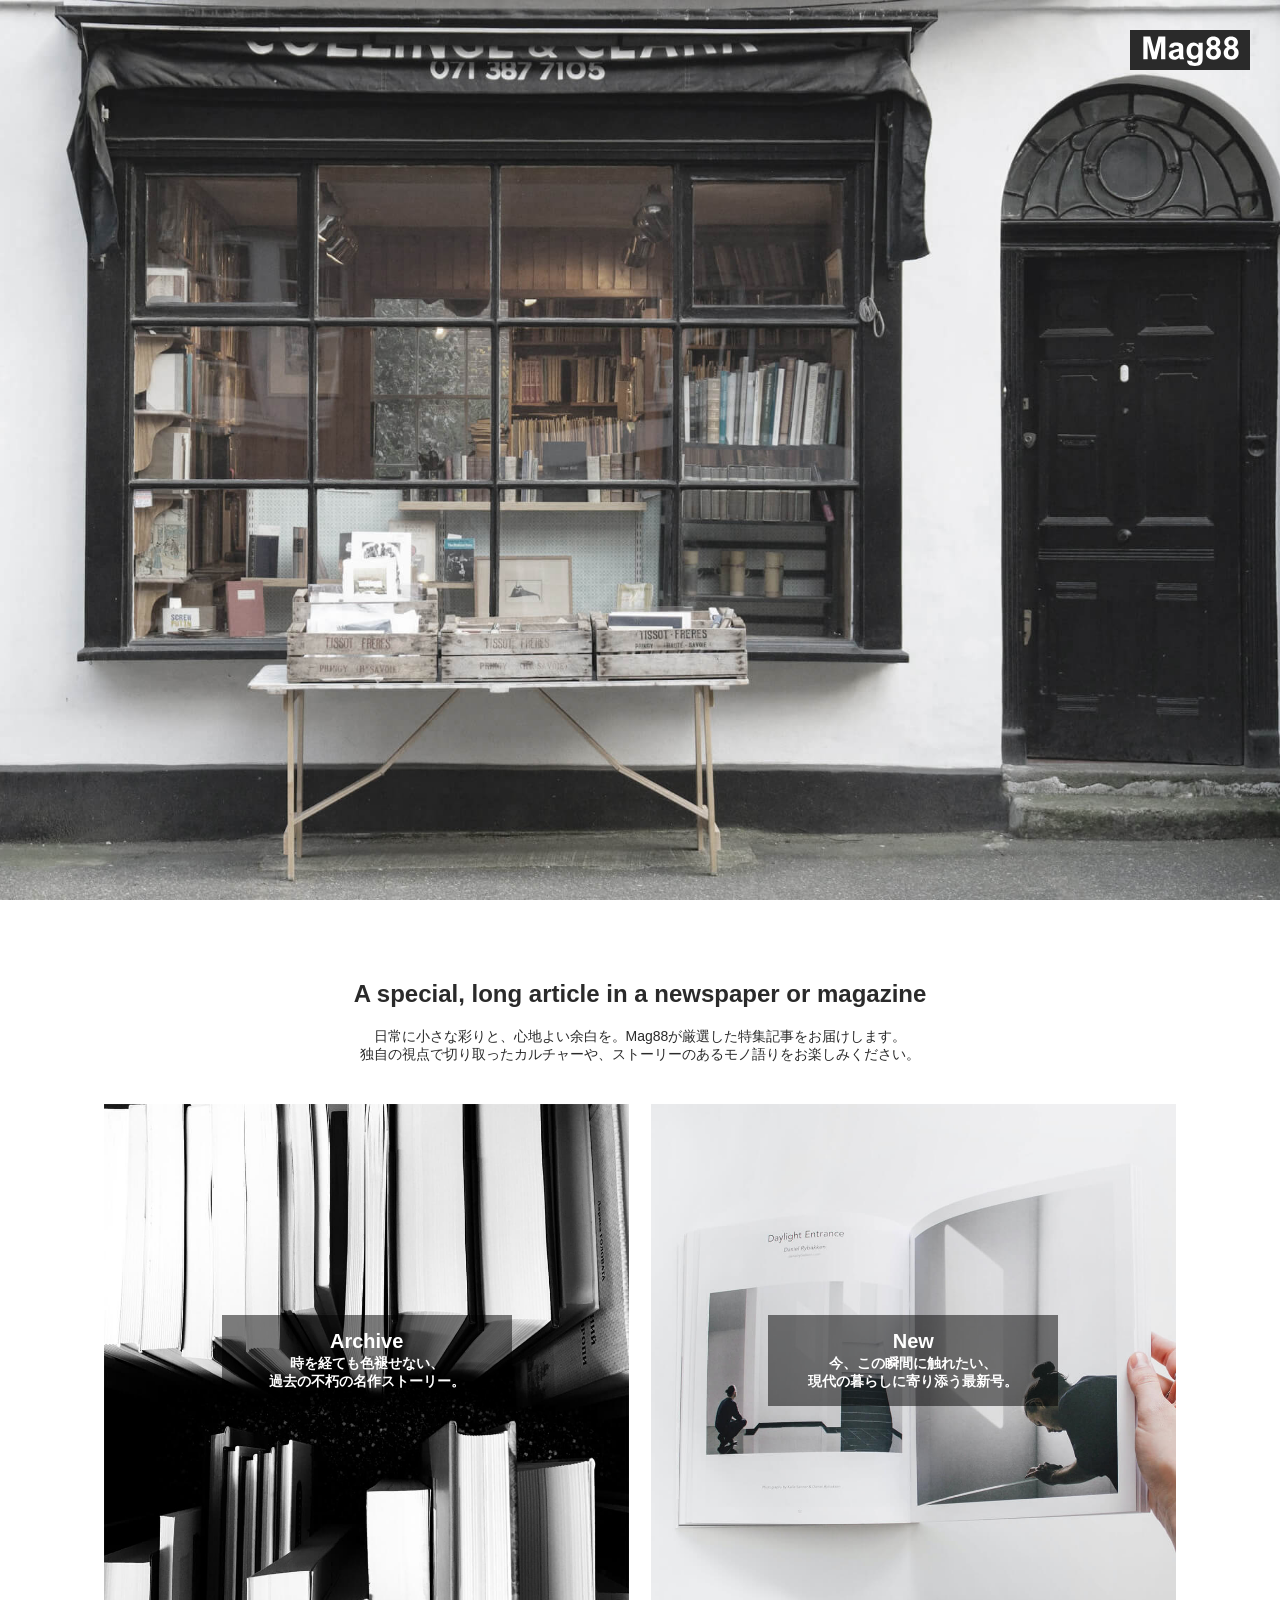
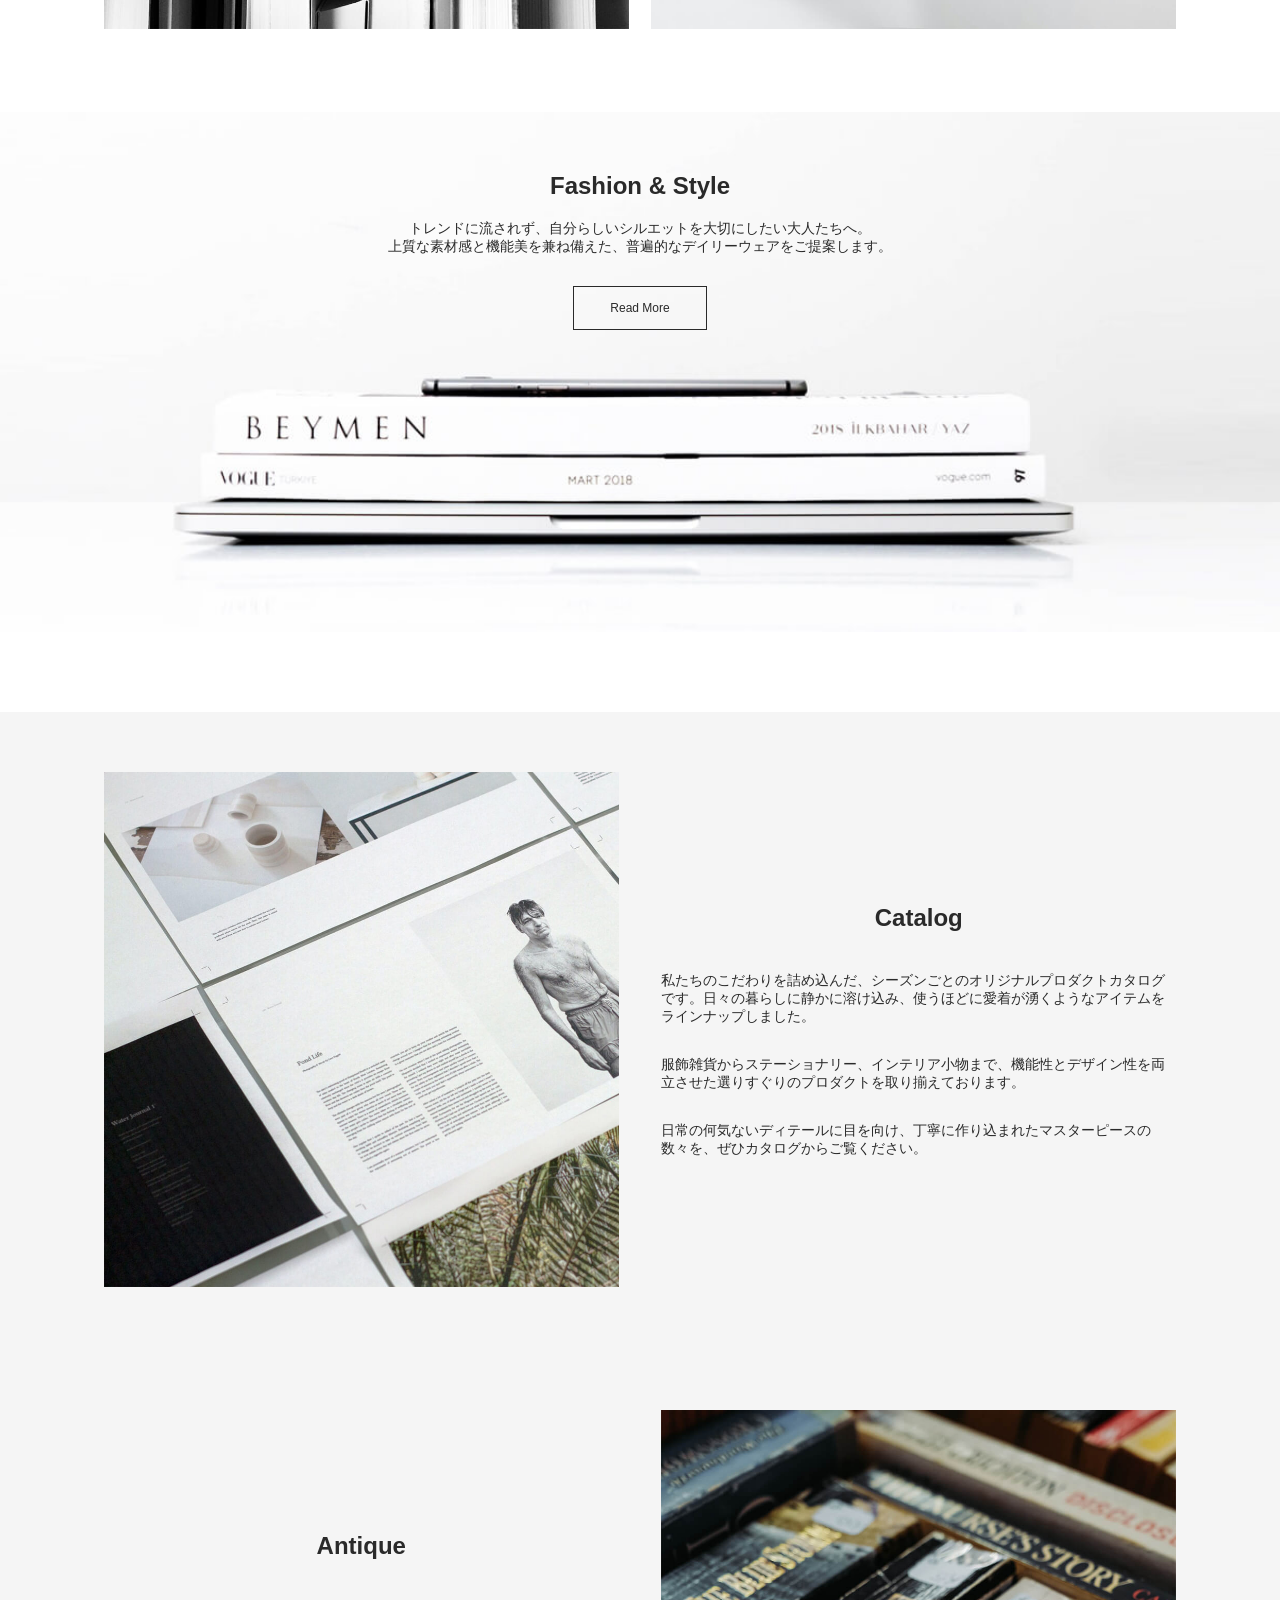
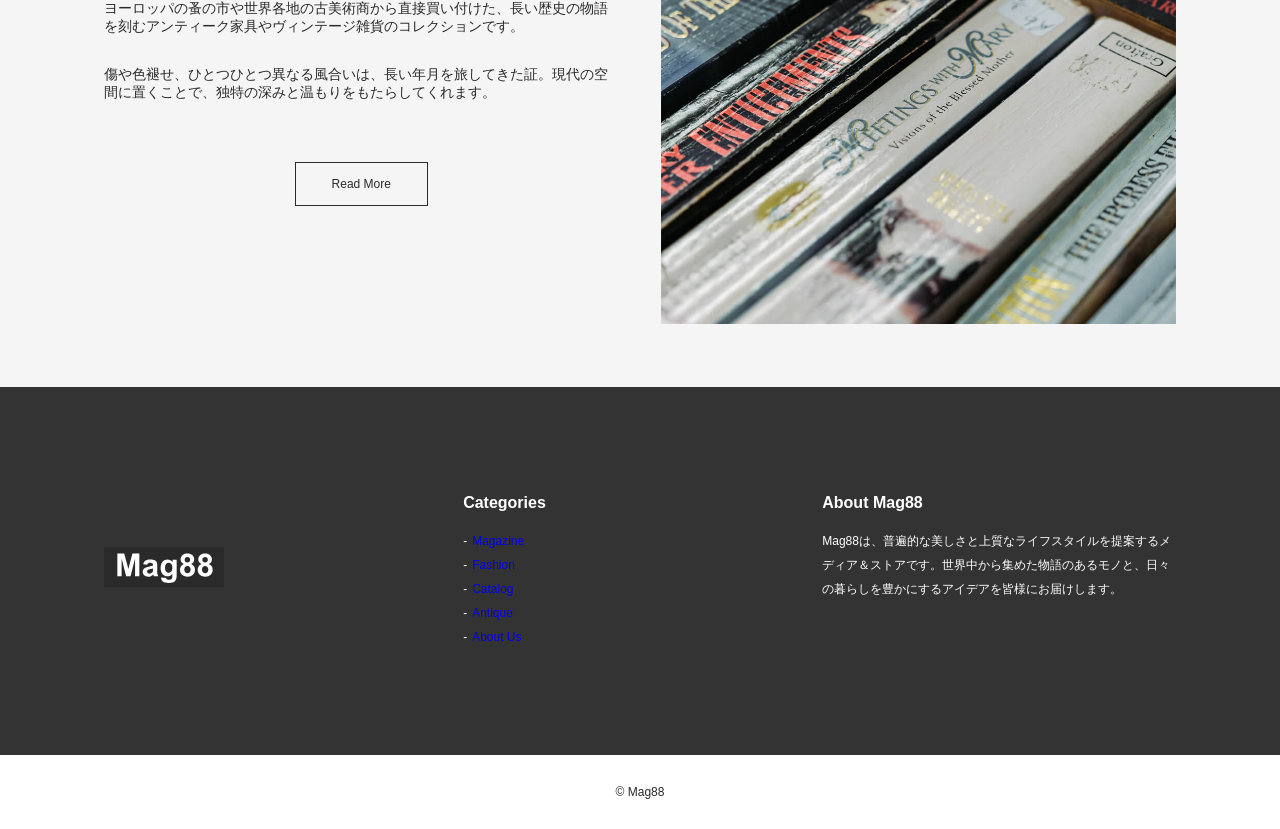
<file: store1/index.html>
<!DOCTYPE html>
<html lang="ja">
  <head>
    <meta charset="utf-8">
    <title>Mag88 | 上質な暮らしを紡ぐライフスタイルマガジン</title>
    <meta name="description" content="Mag88（マグ・エイティエイト）は、洗練されたファッション、時代を超えるアンティーク、世界中から厳選したアイテムをお届けするライフスタイル・ウェブマガジンです。">
    <meta name="viewport" content="width=device-width, initial-scale=1">
    <link rel="icon" href="img/favicon.ico">
    <link rel="stylesheet" href="../common/ress.min.css">
    <link rel="stylesheet" href="style.css">
  </head>

  <body>
    <header id="header">
      <h1 class="site-title"><img src="img/logo.svg" alt="Mag88"></h1>
    </header>

    <main>
      <section id="magazine" class="wrapper">
        <h2 class="sec-title">A special, long article in a newspaper or magazine</h2>
        <p>
          日常に小さな彩りと、心地よい余白を。Mag88が厳選した特集記事をお届けします。<br>
          独自の視点で切り取ったカルチャーや、ストーリーのあるモノ語りをお楽しみください。
        </p>
        <div class="flex-item">
          <a class="item" href="#">
            <img src="img/magazine-archive.jpg" alt="過去の特集記事アーカイブ一覧">
            <div class="text">
              <p class="title">Archive</p>
              <p>
                時を経ても色褪せない、<br>
                過去の不朽の名作ストーリー。
              </p>
            </div>
          </a>
          <a class="item" href="#">
            <img src="img/magazine-new.jpg" alt="最新の特集記事">
            <div class="text">
              <p class="title">New</p>
              <p>
                今、この瞬間に触れたい、<br>
                現代の暮らしに寄り添う最新号。
              </p>
            </div>
          </a>
        </div>
      </section>

      <section id="fashion">
        <div class="wrapper">
          <h2 class="sec-title">Fashion &amp; Style</h2>
          <p>
            トレンドに流されず、自分らしいシルエットを大切にしたい大人たちへ。<br>
            上質な素材感と機能美を兼ね備えた、普遍的なデイリーウェアをご提案します。
          </p>
          <a class="btn" href="#">Read More</a>
        </div>
      </section>

      <section class="catalog-antique">
        <div class="flex-item wrapper">
          <div class="item">
            <img src="img/catalog.jpg" alt="最新の製品カタログ">
          </div>
          <div class="item">
            <h2 class="sec-title">Catalog</h2>
            <p>
              私たちのこだわりを詰め込んだ、シーズンごとのオリジナルプロダクトカタログです。日々の暮らしに静かに溶け込み、使うほどに愛着が湧くようなアイテムをラインナップしました。
            </p>
            <p>
              服飾雑貨からステーショナリー、インテリア小物まで、機能性とデザイン性を両立させた選りすぐりのプロダクトを取り揃えております。
            </p>
            <p>
              日常の何気ないディテールに目を向け、丁寧に作り込まれたマスターピースの数々を、ぜひカタログからご覧ください。
            </p>
          </div>
        </div>
      </section>

      <section class="catalog-antique">
        <div class="flex-item wrapper">
          <div class="item">
            <h2 class="sec-title">Antique</h2>
            <p>
              ヨーロッパの蚤の市や世界各地の古美術商から直接買い付けた、長い歴史の物語を刻むアンティーク家具やヴィンテージ雑貨のコレクションです。
            </p>
            <p>
              傷や色褪せ、ひとつひとつ異なる風合いは、長い年月を旅してきた証。現代の空間に置くことで、独特の深みと温もりをもたらしてくれます。
            </p>
            <a class="btn" href="#">Read More</a>
          </div>
          <div class="item">
            <img src="img/antique.jpg" alt="ヨーロッパで買い付けたアンティーク家具・雑貨">
          </div>
        </div>
      </section>
    </main>

    <footer id="footer">
      <div class="flex-item wrapper">
        <div class="item">
          <a href="index.html"><img src="img/logo.svg" alt="Mag88 ホーム"></a>
        </div>
        <div class="item">
          <p class="title">Categories</p>
          <ul>
            <li><a href="#">Magazine</a></li>
            <li><a href="#">Fashion</a></li>
            <li><a href="#">Catalog</a></li>
            <li><a href="#">Antique</a></li>
            <li><a href="#">About Us</a></li>
          </ul>
        </div>
        <div class="item">
          <p class="title">About Mag88</p>
          <p>
            Mag88は、普遍的な美しさと上質なライフスタイルを提案するメディア＆ストアです。世界中から集めた物語のあるモノと、日々の暮らしを豊かにするアイデアを皆様にお届けします。
          </p>
        </div>
      </div>
      <p class="copyright">&copy; Mag88</p>
    </footer>

  </body>

</html>
</file>
<file: style.css>
/* ==========================================================================
   全体設計・リセット
   ========================================================================== */
* {
  margin: 0;
  padding: 0;
  box-sizing: border-box;
}

body {
  font-family: "Helvetica Neue", Arial, "Hiragino Kaku Gothic ProN", "Hiragino Sans", Meiryo, sans-serif;
  background-color: #f8f9fa;
  color: #333;
  line-height: 1.6;
}

/* ==========================================================================
   ヘッダー・導入文
   ========================================================================== */
header {
  background-color: #333;
  color: #fff;
  text-align: center;
  padding: 30px 20px;
}

header h1 {
  font-size: 24px;
  font-weight: bold;
}

.intro {
  max-width: 1200px;
  margin: 40px auto 20px;
  padding: 0 20px;
  text-align: center;
}

.intro h2 {
  font-size: 18px;
  color: #666;
}

/* ==========================================================================
   カードレイアウト（Flexbox）
   ========================================================================== */
.card-container {
  max-width: 1200px;
  margin: 0 auto 60px;
  padding: 20px;
  /* 横並びにして折り返す設定 */
  display: flex;
  flex-wrap: wrap;
  gap: 30px; 
  justify-content: center;
}

.card {
  background-color: #fff;
  border: 1px solid #e0e0e0;
  border-radius: 8px;
  overflow: hidden;
  width: calc(33.333% - 20px); /* 3段並びの計算（隙間考慮） */
  min-width: 280px; /* 画面が狭くなっても崩れない限界値 */
  box-shadow: 0 4px 6px rgba(0, 0, 0, 0.05);
  transition: transform 0.3s ease, box-shadow 0.3s ease;
  
  /* ボタンを下に固定するための設定 */
  display: flex;
  flex-direction: column;
}

/* カード全体のホバー効果 */
.card:hover {
  transform: translateY(-5px);
  box-shadow: 0 12px 20px rgba(0, 0, 0, 0.1);
}

/* ==========================================================================
   カード内の画像とボタン
   ========================================================================== */
.card-img-wrapper {
  width: 100%;
  aspect-ratio: 16 / 10; /* 画像の比率を統一 */
  overflow: hidden;
  background-color: #eee;
}

.card-img-wrapper img {
  width: 100%;
  height: 100%;
  object-fit: cover; /* 縦横比を保ったまま領域を埋める */
}

.card-buttons {
  padding: 20px;
  margin-top: auto; /* 画像の高さがバラついてもボタンの位置を揃える */
  text-align: center;
}

.btn {
  display: inline-block;
  text-decoration: none;
  background-color: #007bff;
  color: #fff;
  padding: 10px 20px;
  border-radius: 4px;
  font-size: 14px;
  font-weight: bold;
  transition: background-color 0.2s ease;
  width: 100%;
}

.btn:hover {
  background-color: #0056b3;
}

/* ==========================================================================
   レスポンシブ（スマホ対応）
   ========================================================================== */
@media (max-width: 768px) {
  .card {
    width: 100%; /* スマホでは1列縦並び */
  }
  header h1 {
    font-size: 20px;
  }
  .intro h2 {
    font-size: 15px;
  }
}
</file>
<file: brand/style.css>
@charset "UTF-8";

html {
  font-size: 100%;
}
body {
  color: #2d2d2d;
  font-family: 'Crimson Text', serif;
}
img {
  max-width: 100%;
  vertical-align: bottom;
}
ul {
  list-style: none;
}
a {
  color: #2d2d2d;
  text-decoration: none;
}

/* mainとfooterのコンテンツ幅を設定 */
.container {
  max-width: 1000px;
  margin: 0 auto;
  padding: 0 18px;
}
.site-title {
  width: 110px;
  line-height: 1px;
  margin-right: 50px;
}
.site-title a {
  display: block;
}
.section-title {
  font-size: 1.5rem;
  font-weight: normal;
  margin-bottom: 4px;
}
/*
spanタグを使用しているため、「display: inline-block;」を設定することで、
改行されてmargin-bottomが使用できるようになる
※pタグを使用してもよいが、文章ではないため今回はspanタグを選択
*/
.section-title-en {
  display: inline-block;
  margin-bottom: 25px;
}

/*-------------------------------------------
Mainvisual
-------------------------------------------*/
/*
widthをvwで指定することで、画面幅を基準にした横幅になる
*/
#mainvisual {
  width: 90vw;
  margin: 4% auto 0 auto;
}

/*-------------------------------------------
Header
-------------------------------------------*/
#header {
  width: 90vw;
  display: flex;
  align-items: center;
  padding: 32px 0;
  margin: 0 auto 30px auto;
}
#header ul {
  display: flex;
}
#header li {
  font-size: 0.875rem;
  margin-right: 30px;
}
/*
最後のliタグには margin-right を設定しない
*/
#header li:last-child {
  margin-right: 0;
}

/*-------------------------------------------
Concept、Work
-------------------------------------------*/
.content {
  display: flex;
  align-items: center;
  margin-bottom: 60px;
}
.content .img {
  width: 50%;
}
.content .text {
  width: 50%;
  padding: 0 7%;
}

/*-------------------------------------------
Footer
-------------------------------------------*/
#footer {
  display: flex;
  justify-content: space-between;
  font-size: 0.875rem;
  padding: 20px 0;
}
#footer .logo {
  width: 110px;
}

/*-------------------------------------------
SP
-------------------------------------------*/
@media screen and (max-width: 767px) {
  .section-title {
    font-size: 1.25rem;
  }

  /*-------------------------------------------
  Mainvisual
  -------------------------------------------*/
  #mainvisual {
    width: 100%;
    margin: 0;
  }
  /*
  heightをvhで指定することで、画面の高さを基準にした高さになる
  */
  #mainvisual img {
    width: 100%;
    height: 50vh;
    object-fit: cover;
  }

  /*-------------------------------------------
  Header
  -------------------------------------------*/
  #header {
    width: 100%;
    padding: 20px 18px;
  }

  /*-------------------------------------------
  Concept、Work
  -------------------------------------------*/
  /*
  Workはそのまま画像とテキストを縦に並べると、
  テキスト→画像の順番になるため、「flex-direction: column-reverse;」
  で逆順にする
  */
  #work {
    flex-direction: column-reverse;
  }
  .content {
    flex-direction: column;
  }
  .content .img {
    width: 100%;
    margin-bottom: 10px;
  }
  .content .text {
    width: 100%;
    padding: 0;
  }
}
</file>
<file: ec/style.css>
@charset "UTF-8";

html {
  font-size: 100%;
}
body {
  color: #333;
  font-size: 0.75rem;
  font-family: 'Raleway', sans-serif;
}
a {
  color: #333;
  text-decoration: none;
}
img {
  max-width: 100%;
}
li {
  list-style: none;
}
table {
  border-collapse: collapse;
  border-spacing: 0;
}
.site-title {
  width: 109px;
  line-height: 1px;
  margin: 0 auto 36px auto;
}
.site-title a {
  display: block;
}
.wrapper {
  max-width: 800px;
  margin: 0 auto;
}

/*-------------------------------------------
ヘッダー
-------------------------------------------*/
#header {
  max-width: 1000px;
  padding: 46px 0 26px 0;
  margin: 0 auto 50px auto;
  border-bottom: solid 1px #c3c3c3;
}
nav {
  display: flex;
  align-items: center;
  justify-content: space-between;
}
nav .menu,
nav .login {
  display: flex;
  align-items: center;
}
nav .menu li {
  margin-right: 14px;
}
nav .login li {
  margin-left: 14px;
}

/*-------------------------------------------
商品ページ
-------------------------------------------*/
#item {
  display: flex;
  justify-content: space-between;
  margin-bottom: 100px;
}
/*
flex-shrink: 0;
画像が縮小されるのを防ぐ
*/
#item .item-image {
  max-width: 400px;
  flex-shrink: 0;
  margin-right: 60px;
}
#item .item-info p {
  margin-bottom: 30px;
  line-height: 1.9;
}
/*
「display: flex;」と「align-items: center;」で、
高さを中央にそろえる
*/
#item .item-info .item-title {
  height: 60px;
  display: flex;
  align-items: center;
  border-top: solid 1px #c3c3c3;
  border-bottom: solid 1px #c3c3c3;
  font-size: 1rem;
  font-weight: bold;
  margin-bottom: 20px;
}
#item .item-info .order-table {
  width: 100%;
  margin-bottom: 20px;
}
#item .item-info .order-table .color,
#item .item-info .order-table .size {
  width: 20%;
}
#item .item-info .order-table .quantity {
  width: 60%;
}
/*
外枠なしのテーブル
１．tdの上線を設定
*/
#item .item-info .order-table td {
  border-top: solid 1px #c3c3c3;
}
/*
外枠なしのテーブル
２．th、tdの右線を設定
*/
#item .item-info .order-table th,
#item .item-info .order-table td {
  font-weight: normal;
  padding: 10px;
  border-right: solid 1px #c3c3c3;
  text-align: center;
}
/*
外枠なしのテーブル
３．th、tdの最後だけ右線を消す
*/
#item .item-info .order-table th:last-child,
#item .item-info .order-table td:last-child {
  border-right: none;
}
/*
-moz-appearance: menulist;
-webkit-appearance: menulist;
セレクトボックスに右端の矢印を表示
*/
#item .item-info .order-table select {
  width: 100%;
  border: solid 1px #c3c3c3;
  padding: 0 10px;
  -moz-appearance: menulist;
  -webkit-appearance: menulist;
}
#item .item-info .cart-btn {
  width: 100%;
  background-color: #4B4B4B;
  color: #fff;
  display: block;
  line-height: 1;
  padding: 18px 0;
  margin-bottom: 30px;
  text-align: center;
}
#item .item-info .size-table {
  width: 100%;
}
#item .item-info .size-table .size {
  width: 16%;
}
#item .item-info .size-table .chest,
#item .item-info .size-table .weist,
#item .item-info .size-table .height {
  width: 28%;
}
#item .item-info .size-table th {
  background-color: #ecebeb;
}
/*
外枠ありのレイアウト
２．th、tdに枠線を設定
*/
#item .item-info .size-table th,
#item .item-info .size-table td {
  font-weight: normal;
  padding: 10px;
  border: solid 1px #c3c3c3;
  text-align: center;
}

/*-------------------------------------------
フッター
-------------------------------------------*/
#footer {
  padding: 10px 0;
}
#footer .copyright {
  font-size: 0.625rem;
  text-align: center;
}

/*-------------------------------------------
SP
-------------------------------------------*/
@media screen and (max-width: 896px) {

  .site-title {
    margin-bottom: 26px;
  }

  /*-------------------------------------------
  ヘッダー
  -------------------------------------------*/
  #header {
    margin-bottom: 0;
    border-bottom: none;
    padding: 36px 16px 16px 16px;
  }
  /*
  横スクロールできるようにする
  */
  nav {
    overflow-x: scroll;
  }

  /*-------------------------------------------
  商品ページ
  -------------------------------------------*/
  #item {
    flex-direction: column;
  }
  #item .item-image {
    max-width: 100%;
    margin: 0 0 10px 0;
  }
  #item .item-info {
    padding: 0 16px;
  }
}
</file>
<file: photo/style.css>
@charset "UTF-8";

html {
  font-size: 100%;
}
body {
  background-color: #f4f9ff;
  color: #333;
  font-size: 0.875rem;
}
img {
  max-width: 100%;
}
/* サイト全体のコンテンツ幅を設定 */
.container {
  max-width: 1000px;
  margin: 0 auto;
}
/* 中のコンテンツ部分の最大幅を設定 */
.inner {
  max-width: 600px;
  margin: 0 auto;
}
.section-title {
  font-size: 1.125rem;
  font-weight: bold;
  margin-bottom: 10px;
}

/*-------------------------------------------
ヘッダー
-------------------------------------------*/
#header {
  margin-top: 60px;
}
/*
h1タグ
line-height にh1タグの高さよりも小さい値「1px」を指定することで、
h1タグの上下の余白が消えるため、ロゴ画像の高さと揃う
「line-height: 0;」を指定してもOKです
*/
#header .site-title {
  width: 160px;
  line-height: 1px;
  margin-bottom: 15px;
}
/* aタグのリンク範囲を親要素のサイズに広げる */
#header .site-title a {
  display: block;
}

/*-------------------------------------------
Mainvisual
-------------------------------------------*/
#mainvisual {
  margin-bottom: 60px;
}

/*-------------------------------------------
Index
-------------------------------------------*/
#index {
  background-color: #fff;
  padding: 30px 0;
  margin-bottom: 60px;
}
/*
olタグはリストの先頭に番号がつくので、その分だけ左に移動
※番号を消したい場合は、「list-style-type: none;」を設定
*/
#index .index-list {
  margin-left: 20px;
}
#index .index-list li {
  margin-bottom: 20px;
}
/* リストの最後は下にマージンをつけない */
#index .index-list li:last-child {
  margin-bottom: 0;
}

/*-------------------------------------------
Detail
-------------------------------------------*/
#detail {
  margin-bottom: 100px;
}
#detail .content {
  display: flex;
  align-items: flex-start;
}
#detail .content .title {
  font-size: 1.125rem;
  font-weight: bold;
}
#detail .content .img {
  width: 270px;
  margin-right: 60px;
}
#detail .content .text p {
  margin-bottom: 20px;
}
#detail .content dl {
  display: flex;      /* dt、ddを横並びにする */
  flex-wrap: wrap;    /* dtとddが100%になったら、横並びを折り返す */
  padding: 16px 0;
  margin-bottom: 25px;
  border-top: solid 1px #dedede;
  border-bottom: solid 1px #dedede;
}
#detail .content dt {
  width: 25%;
}
#detail .content dd {
  width: 75%;
}
#detail .content .link {
  color: #333;
}
#detail .content .link:hover {
  opacity: 0.8;
}

/*-------------------------------------------
footer
-------------------------------------------*/
#footer {
  font-size: 0.625rem;
  padding: 15px 0;
}

/*-------------------------------------------
SP
-------------------------------------------*/
@media screen and (max-width: 1024px) {
  .inner {
    padding: 0 40px;
  }

  /*-------------------------------------------
  ヘッダー
  -------------------------------------------*/
  #header {
    padding: 0 10px;
  }

  /*-------------------------------------------
  Mainvisual
  -------------------------------------------*/
  #mainvisual {
    padding: 0 10px;
  }

  /*-------------------------------------------
  Detail
  -------------------------------------------*/
  #detail .content {
    flex-direction: column;  /* 縦並びにする */
  }
  #detail .content .img {
    width: 100%;
    margin: 0 0 25px 0;
  }
}
</file>
<file: photo2/style.css>
@charset "UTF-8";

html {
  font-size: 100%;
}
body {
  color: #333;
  font-size: 0.875rem;
}
img {
  max-width: 100%;
}
ul {
  list-style: none;
}
/* サイト全体のコンテンツ幅を設定 */
.container {
  max-width: 1000px;
  margin: 0 auto;
}
/* 中のコンテンツ部分の最大幅を設定 */
.inner {
  max-width: 800px;
  margin: 0 auto;
}
.section-title {
  font-size: 1.125rem;
  font-weight: bold;
  margin-bottom: 30px;
  text-align: center;
}

/*-------------------------------------------
ヘッダー
-------------------------------------------*/
#header {
  margin-top: 60px;
}
/*
h1タグ
line-height にh1タグの高さよりも小さい値「1px」を指定することで、
h1タグの上下の余白が消えるため、ロゴ画像の高さと揃う
「line-height: 0;」を指定してもOKです
*/
#header .site-title {
  width: 180px;
  line-height: 1px;
  margin-bottom: 15px;
}
/* aタグのリンク範囲を親要素のサイズに広げる */
#header .site-title a {
  display: block;
}

/*-------------------------------------------
Mainvisual
-------------------------------------------*/
#mainvisual {
  margin-bottom: 60px;
}

/*-------------------------------------------
Index
-------------------------------------------*/
#index {
  background-color: #f5f5f5;
  padding: 60px;
  margin-bottom: 60px;
}
#index .index-inner {
  border: solid 1px #333;
  padding: 30px;
}
/*
「display: table;」と「margin: 0 auto;」で中央に配置。
※この方法を使うとテキストの長さに応じて可変で中央配置できる
*/
#index .index-inner .index-list {
  display: table;
  margin: 0 auto;
}
#index .index-inner .index-list li {
  margin-bottom: 20px;
}
/*
最後のliタグには margin-bottom を設定しない
*/
#index .index-inner .index-list li:last-child {
  margin-bottom: 0;
}

/*-------------------------------------------
Image
-------------------------------------------*/
/*
flex-wrap: wrap;
→改行あり
justify-content: space-between;
→両端揃えで均等に配置
*/
.list {
  display: flex;
  flex-wrap: wrap;
  justify-content: space-between;
  margin-bottom: 45px;
}
.list li {
  width: 49%;
  margin-bottom: 15px;
}
/*
画像の下にできる隙間を消す
*/
.list li img {
  vertical-align: bottom;
}

/*-------------------------------------------
Detail
-------------------------------------------*/
#detail {
  background-color: #f5f5f5;
  padding: 60px;
  margin-bottom: 60px;
}
#detail .flex {
  display: flex;
}
#detail dl {
  width: 35%;
  border-right: solid 1px #333;
  padding-right: 40px;
}
#detail dt {
  font-weight: bold;
}
#detail dd {
  margin-bottom: 10px;
}
#detail dd:last-child {
  margin-bottom: 0;
}
#detail .text {
  width: 65%;
  padding-left: 40px;
}
#detail .text p {
  margin-bottom: 20px;
}
#detail .text .link {
  color: #333;
}
#detail .text .link:hover {
  opacity: 0.8;
}

/*-------------------------------------------
footer
-------------------------------------------*/
#footer {
  font-size: 0.625rem;
  padding: 15px 0;
  text-align: center;
}

/*-------------------------------------------
SP
-------------------------------------------*/
@media screen and (max-width: 1024px) {
  .inner {
    padding: 0 20px;
  }

  /*-------------------------------------------
  ヘッダー
  -------------------------------------------*/
  #header {
    padding: 0 10px;
  }

  /*-------------------------------------------
  Index
  -------------------------------------------*/
  #index {
    padding: 40px 20px;
  }

  /*-------------------------------------------
  Image
  -------------------------------------------*/
  /*
  画像を縦に並べる
  */
  .list {
    flex-direction: column;
  }
  .list li {
    width: 100%;
    text-align: center;
  }

  /*-------------------------------------------
  Detail
  -------------------------------------------*/
  #detail {
    padding: 40px 20px;
  }
  /*
  要素を縦に並べる
  */
  #detail .flex {
    flex-direction: column;
  }
  #detail dl {
    width: 100%;
    border-right: none;
    border-bottom: solid 1px #333;
    padding: 0 0 40px 0;
  }
  #detail .text {
    width: 100%;
    padding: 40px 0 0 0;
  }
}
</file>
<file: portfolio1/style.css>
@charset "UTF-8";

html {
  font-size: 100%;
}
body {
  color: #24292e;
}
a {
  text-decoration: none;
}
img {
  max-width: 100%;
}
li {
  list-style: none;
}

.wrapper {
  max-width: 960px;
  margin: 0 auto 130px auto;
  font-size: 0.9rem;
  padding: 0 4%;
}
.site-title {
  line-height: 1px;
}
.site-title a {
  display: block;
}
.sec-title {
  font-size: 1.5rem;
  text-align: center;
  margin-bottom: 65px;
}

/*-------------------------------------------
ヘッダー
-------------------------------------------*/
#header {
  max-width: 960px;
  display: flex;
  justify-content: space-between;
  align-items: center;
  height: 270px;
  margin: 0 auto;
  padding: 0 4%;
}
#header ul {
  display: flex;
  padding: 10px 0;
}
#header li {
  font-size: 0.9rem;
  margin-left: 30px;
}
#header li a {
  color: #24292e;
}
#header li a:hover {
  opacity: 0.7;
}
#header li img.icon {
  width: 20px;
}

/*-------------------------------------------
Mainvisual
-------------------------------------------*/
#mainvisual {
  margin-bottom: 80px;
}
#mainvisual img {
  width: 100%;
  max-width: 1920px;
  height: 420px;
  object-fit: cover;
}

/*-------------------------------------------
About
-------------------------------------------*/
#about ul {
  margin-bottom: 30px;
}
#about li:first-child {
  margin-bottom: 30px;
}
#about p {
  text-align:justify;
}

/*-------------------------------------------
Works
-------------------------------------------*/
#works ul {
  display: flex;
  justify-content: space-between;
  flex-wrap: wrap;
  margin-bottom: 50px;
}
#works li {
  width: 31%;
  margin-bottom: 23px;
}

/*-------------------------------------------
News
-------------------------------------------*/
#news dl {
  display: flex;
  flex-wrap: wrap;
  border-top: solid 1px #c8c8c8;
  margin-bottom: 20px;
}
#news dt {
  width: 20%;
  border-bottom: solid 1px #c8c8c8;
  padding: 15px;
}
#news dd {
  width: 80%;
  border-bottom: solid 1px #c8c8c8;
  padding: 15px;
}

/*-------------------------------------------
Contact
-------------------------------------------*/
#contact dl {
  display: flex;
  flex-wrap: wrap;
  margin-bottom: 20px;
}
#contact dt {
  width: 15%;
}
#contact dd {
  width: 85%;
  margin-bottom: 10px;
}
#contact dd input,
#contact dd textarea {
  width: 100%;
  border: solid 1px #c8c8c8;
  padding: 10px;
}
#contact dd textarea {
  height: 10rem;
}
#contact .button {
  text-align: center;
}
#contact .button input {
  width: 200px;
  background-color: #24292e;
  color: #fff;
  padding: 15px 0;
  border: solid 1px #24292e;
}
#contact .button input:hover {
  background: #fff;
  color: #24292e;
}

/*-------------------------------------------
フッター
-------------------------------------------*/
#footer {
  background-color: #24292e;
  color: #fff;
  font-size: 0.5rem;
  padding: 10px 20px;
  text-align: center;
}

/*-------------------------------------------
SP
-------------------------------------------*/
@media screen and (max-width: 600px) {
  .wrapper {
    margin-bottom: 70px;
  }
  .site-title {
    margin-top: 20px;
  }
  .sec-title {
    margin-bottom: 40px;
  }

  /*-------------------------------------------
  ヘッダー
  -------------------------------------------*/
  #header {
    max-width: 100%;
    height: auto;
    flex-direction: column;
  }
  #header li {
    font-size: 0.8rem;
    margin-left: 20px;
  }
  #header li:first-child {
    margin-left: 0;
  }

  /*-------------------------------------------
  Works
  -------------------------------------------*/
  #works ul {
    flex-direction: column;
  }
  #works li {
    width: 100%;
  }

  /*-------------------------------------------
  News
  -------------------------------------------*/
  #news dl {
    flex-direction: column;
  }
  #news dt {
    width: 100%;
    border-bottom: none;
    padding-bottom: 0;
  }
  #news dd {
    width: 100%;
    padding-top: 0;
  }

  /*-------------------------------------------
  Contact
  -------------------------------------------*/
  #contact dl {
    flex-direction: column;
  }
  #contact dt {
    width: 100%;
  }
  #contact dd {
    width: 100%;
  }
}
</file>
<file: profile/style.css>
@charset "UTF-8";

html {
  font-size: 100%;
}
body {
  color: #383e45;
  font-size: 0.9rem;
}
a {
  text-decoration: none;
}
img {
  max-width: 100%;
}
li {
  list-style: none;
}
.site-title {
  width: 120px;
  line-height: 1px;
  padding: 10px 0;
}
.site-title a {
  display: block;
}
.section-title {
  display: inline-block;
  font-size: 2rem;
  margin-bottom: 60px;
  border-bottom: solid 1px #383e45;
}
.content-title {
  font-size: 1rem;
  margin: 10px 0;
}
.wrapper {
  max-width: 960px;
  margin: 0 auto 100px;
  padding: 0 4%;
  text-align: center;
}

/*-------------------------------------------
ヘッダー
-------------------------------------------*/
#header {
  display: flex;
  justify-content: space-between;
  align-items: center;
  margin: 0 auto;
}
#header ul {
  display: flex;
  padding: 10px 0;
}
#header li {
  margin-left: 30px;
}
#header li a {
  color: #24292e;
}
#header li a:hover {
  opacity: 0.7;
}

/*-------------------------------------------
Mainvisual
-------------------------------------------*/
#mainvisual {
  margin-bottom: 80px;
}
#mainvisual img {
  width: 100%;
  max-width: 1920px;
  height: 600px;
  object-fit: cover;
}

/*-------------------------------------------
About
-------------------------------------------*/
#about .content {
  display: flex;
  justify-content: center;
  align-items: center;
}
#about img {
  width: 100px;
  height: 100px;
  border-radius: 50%;
  margin-right: 30px;
}
#about .text {
  text-align: left;
}

/*-------------------------------------------
Bicycle
-------------------------------------------*/
#bicycle ul {
  display: flex;
  justify-content: space-between;
}
#bicycle li {
  width: 32%;
}

/*-------------------------------------------
footer
-------------------------------------------*/
#footer {
  font-size: 0.5rem;
  padding: 10px 0;
  text-align: center;
}

/*-------------------------------------------
SP
-------------------------------------------*/
@media screen and (max-width: 600px) {

  /*-------------------------------------------
  Mainvisual
  -------------------------------------------*/
  #mainvisual img {
    height: calc(100vh - 60px);
  }

  /*-------------------------------------------
  About
  -------------------------------------------*/
  #about .content {
    flex-direction: column;
  }
  #about img {
    margin-right: 0;
  }

  /*-------------------------------------------
  Bicycle
  -------------------------------------------*/
  #bicycle ul {
    flex-direction: column;
  }
  #bicycle li {
    width: 100%;
    margin-bottom: 30px;
  }
}
</file>
<file: recipe/style.css>
@charset "UTF-8";

html {
  font-size: 100%;
}
body {
  color: #2b2a27;
  font-family: "Helvetica Neue", "Arial", "Hiragino Sans", "Meiryo", sans-serif;
}
img {
  max-width: 100%;
}
ul {
  list-style: none;
}
a {
  color: #2b2a27;
}

/*-------------------------------------------
Mainvisual
-------------------------------------------*/
/*
「width: 100%;」と「height: 100vh;」で全画面表示にする。
「object-fit: cover;」でトリミングを行い、「object-position: center top;」で
横は中央、縦をトップに配置する。
*/
#mainvisual img {
  width: 100%;
  height: 100vh;
  object-fit: cover;
  object-position: center top;
  margin-bottom: 80px;
}

/*-------------------------------------------
Text
-------------------------------------------*/
.text {
  text-align: center;
  padding: 0 20px;
  margin-bottom: 80px;
}
.text .site-title {
  margin-bottom: 20px;
}
/*
「display: inline-block;」でaタグに幅と高さを持たせる。
paddingでボタンのサイズを調整。
*/
.text .btn {
  display: inline-block;
  border: solid 1px #2b2a27;
  font-size: 0.875rem;
  padding: 18px 60px;
  text-decoration: none;
}

/*-------------------------------------------
Image
-------------------------------------------*/
.flex {
  display: flex;
  margin-bottom: 60px;
}
/*
「calc(100%/3);」で、widthの値が3等分になるよう計算する。
※「calc」は、割り切れない数で均等に配置したい場合などに便利。
*/
.flex li {
  width: calc(100%/3);
}
/*
「object-fit: cover;」で、高さを固定したまま
画面幅に合わせて画像を伸縮させることができる。
（※IEでは正しく動作しないため注意が必要）
「vertical-align: bottom;」で画像の下にできる隙間を消す。
*/
.flex li img {
  width: 100%;
  height: 500px;
  object-fit: cover;
  vertical-align: bottom;
}

/*-------------------------------------------
Footer
-------------------------------------------*/
#footer {
  font-size: 0.75rem;
  padding: 20px;
  text-align: center;
}
/*
リンクはul、liタグで記述
SNSのリンク集という、一つの意味をもったリスト群になるので、ul、liタグでグルーピング
※リストタグを使用しなくても問題ないが、使用した方が検索エンジンに対して
より適切に意味を伝えることができると考えリストタグを選択しています。
*/
#footer .sns {
  display: flex;
  justify-content: center;
  margin-bottom: 20px;
}
#footer .sns li {
  margin: 0 10px;
}

/*-------------------------------------------
SP
-------------------------------------------*/
@media screen and (max-width: 834px) {
  /*-------------------------------------------
  Image
  -------------------------------------------*/
  /*
  「flex-direction: column;」で縦並びにする
  */
  .flex {
    flex-direction: column;
  }
  .flex li {
    width: 100%;
  }
}
</file>
<file: recipe2/style.css>
@charset "UTF-8";

html {
  font-size: 100%;
}
body {
  color: #2b2a27;
  font-family: "Helvetica Neue", "Arial", "Hiragino Sans", "Meiryo", sans-serif;
}
img {
  max-width: 100%;
}
ul {
  list-style: none;
}
a {
  color: #2b2a27;
}

/*-------------------------------------------
Recipe
-------------------------------------------*/
.flex {
  display: flex;
  margin-bottom: 60px;
}
.flex .image {
  width: 50%;
}
/*
高さは700pxで固定し、「object-fit: cover;」で
高さを固定したまま画面幅にあわせて画像を拡大縮小させる
*/
.flex .image img {
  width: 100%;
  height: 700px;
  object-fit: cover;
  vertical-align: bottom;
}
.flex .recipe {
  width: 50%;
  padding: 40px 5% 0 5%;
}
.flex .recipe .page-title {
  font-size: 1.75rem;
  margin-bottom: 20px;
}
.flex .recipe .content-title {
  border-bottom: solid 1px #ccc;
  font-size: 1.25rem;
  padding-bottom: 5px;
  margin: 40px 0 15px 0;
}
.flex .recipe .ingredient-list {
  display: flex;
  flex-wrap: wrap;
}
/*
border-bottom に「dotted」を指定して点線にする
*/
.flex .recipe .ingredient-list dt {
  width: 85%;
  border-bottom: dotted 1px #ccc;
  padding: 6px 0;
}
.flex .recipe .ingredient-list dd {
  width: 15%;
  border-bottom: dotted 1px #ccc;
  padding: 6px 0;
  text-align: right;
}
.flex .recipe .step-list li {
  border-bottom: dotted 1px #ccc;
  padding: 6px 0;
  margin-left: 20px;
}

/*-------------------------------------------
Button
-------------------------------------------*/
.btn {
  text-align: center;
  margin-bottom: 80px;
}
/*
「display: inline-block;」でaタグに幅と高さを持たせる。
paddingでボタンのサイズを調整。
*/
.btn a {
  display: inline-block;
  border: solid 1px #2b2a27;
  font-size: 0.875rem;
  padding: 18px 60px;
  text-decoration: none;
}

/*-------------------------------------------
Footer
-------------------------------------------*/
#footer {
  font-size: 0.75rem;
  padding: 20px;
  text-align: center;
}
/*
リンクはul、liタグで記述
SNSのリンク集という、一つの意味をもったリスト群になるので、ul、liタグでグルーピング
※リストタグを使用しなくても問題ないが、使用した方が検索エンジンに対して
より適切に意味を伝えることができると考えリストタグを選択しています。
*/
#footer .sns {
  display: flex;
  justify-content: center;
  margin-bottom: 20px;
}
#footer .sns li {
  margin: 0 10px;
}

/*-------------------------------------------
SP
-------------------------------------------*/
@media screen and (max-width: 834px) {
  /*-------------------------------------------
  Recipe
  -------------------------------------------*/
  .flex {
    flex-direction: column;
  }
  .flex .image {
    width: 100%;
  }
  /*
  画像の高さを固定していたのを解除する
  */
  .flex .image img {
    height: auto;
  }
  .flex .recipe {
    width: 100%;
  }
}
</file>
<file: store1/style.css>
@charset "UTF-8";

html {
  font-size: 100%;
}
body {
  font-family: "Arial", "Hiragino Sans", "Hiragino Kaku Gothic ProN", "Meiryo", sans-serif;
  font-size: 0.875rem;
  color: #2a2a2a;
}
a {
  text-decoration: none;
}
a:hover {
  opacity: 0.7;
}
img {
  max-width: 100%;
}
li {
  list-style: none;
}
/*
中身のコンテンツの最大幅を設定し、共通で使用
*/
.wrapper {
  max-width: 1200px;
  margin: 0 auto;
  padding: 0 5%;
}
.sec-title {
  font-size: 1.5rem;
  margin-bottom: 20px;
}
/*
ボタン
「display: inline-block;」を設定して
paddingでボタンに幅と高さを持たせる。
*/
.btn {
  color: #2a2a2a;
  border: solid 1px #2a2a2a;
  display: inline-block;
  font-size: 0.750rem;
  padding: 14px 36px;
  margin-top: 30px;
}

/*-------------------------------------------
ヘッダー
-------------------------------------------*/
/*
height: 100vh;
メインビジュアルを画面の高さにあわせる
position: relative;
ロゴの位置を固定するため、親要素の「position」に「relative」を設定
*/
#header {
  height: 100vh;
  background-image: url(./img/mainvisual.jpg);
  background-size: cover;
  background-position: center top;
  background-repeat: no-repeat;
  margin-bottom: 80px;
  position: relative;
}
/*
ロゴ
「position: absolute;」を設定してから、
 top と right で位置を調整
*/
#header .site-title {
  position: absolute;
  top: 30px;
  right: 30px;
}

/*-------------------------------------------
Magazine
-------------------------------------------*/
#magazine {
  text-align: center;
  margin-bottom: 80px;
}
#magazine .flex-item {
  display: flex;
  justify-content: space-between;
  margin-top: 40px;
}
/*
テキストを上に重ねるために、
親要素の「position」に「relative」を設定
*/
#magazine .flex-item .item {
  width: 49%;
  position: relative;
}
/*
「position: absolute;」を設定し、
top、left、rightで位置を調整
*/
#magazine .flex-item .item .text {
  max-width: 290px;
  color: #fff;
  font-weight: bold;
  background-color: rgba(0, 0, 0, 0.5);
  padding: 15px 0;
  margin: 0 auto;
  position: absolute;
  top: 40%;
  left: 0;
  right: 0;
}
#magazine .flex-item .item .title {
  font-size: 1.25rem;
  margin-bottom: 2px;
}

/*-------------------------------------------
Fashion
-------------------------------------------*/
#fashion {
  height: 520px;
  background-image: url(./img/fashion.jpg);
  background-size: cover;
  background-position: center top;
  background-repeat: no-repeat;
  text-align: center;
  padding-top: 60px;
  margin-bottom: 80px;
}

/*-------------------------------------------
Catalog & Antique
-------------------------------------------*/
.catalog-antique {
  background-color: #f5f5f5;
  padding: 60px 0;
}
.catalog-antique .sec-title {
  margin-bottom: 40px;
}
.catalog-antique .flex-item {
  display: flex;
  align-items: center;
  justify-content: space-between;
}
.catalog-antique .item {
  width: 48%;
  text-align: center;
}
.catalog-antique .item img {
  width: 100%;
}
.catalog-antique .item p {
  margin-bottom: 30px;
  text-align: left;
}
.catalog-antique .item p:last-child {
  margin-bottom: 0;
}

/*-------------------------------------------
フッター
-------------------------------------------*/
#footer {
  background-color: #333;
  font-size: 0.750rem;
}
#footer .flex-item {
  display: flex;
  justify-content: space-between;
  color: #fff;
  padding-top: 100px;
  padding-bottom: 100px;
}
#footer .item {
  width: 33%;
  line-height: 2;
}
#footer .item:first-child {
  padding: 60px 0;
}
#footer .item li::before {
  content: "-";
  margin-right: 5px;
}
#footer .item .title {
  font-size: 1rem;
  font-weight: bold;
  margin-bottom: 10px;
}
#footer .copyright {
  background-color: #fff;
  text-align: center;
  padding: 30px 0;
}

/*-------------------------------------------
SP
-------------------------------------------*/
@media screen and (max-width: 896px) {
  /*-------------------------------------------
  Magazine
  -------------------------------------------*/
  #magazine .flex-item {
    flex-direction: column;
  }
  #magazine .flex-item .item {
    width: 100%;
  }
  #magazine .flex-item .item:first-child {
    margin-bottom: 30px;
  }

  /*-------------------------------------------
  Fashion
  -------------------------------------------*/
  #fashion {
    padding-top: 35px;
    margin-bottom: 50px;
  }

  /*-------------------------------------------
  Catalog & Antique
  -------------------------------------------*/
  .catalog-antique {
    padding: 30px 0;
  }
  .catalog-antique .flex-item {
    flex-direction: column;
  }
  .catalog-antique .item {
    width: 100%;
  }
  .catalog-antique .item:first-child {
    margin-bottom: 60px;
  }

  /*-------------------------------------------
  フッター
  -------------------------------------------*/
  #footer .flex-item {
    flex-direction: column;
    padding-top: 30px;
    padding-bottom: 30px;
  }
  #footer .item {
    width: 100%;
    margin-bottom: 30px;
  }
  #footer .item:first-child {
    text-align: center;
    padding: 0;
  }
}
</file>
<file: common/ress.min.css>
html{-webkit-text-size-adjust:100%;box-sizing:border-box;-moz-tab-size:4;tab-size:4;word-break:normal}*,:after,:before{background-repeat:no-repeat;box-sizing:inherit}:after,:before{text-decoration:inherit;vertical-align:inherit}*{margin:0;padding:0}hr{color:inherit;height:0;overflow:visible}details,main{display:block}summary{display:list-item}small{font-size:80%}[hidden]{display:none}abbr[title]{border-bottom:none;text-decoration:underline;text-decoration:underline dotted}a{background-color:transparent}a:active,a:hover{outline-width:0}code,kbd,pre,samp{font-family:monospace,monospace}pre{font-size:1em}b,strong{font-weight:bolder}sub,sup{font-size:75%;line-height:0;position:relative;vertical-align:baseline}sub{bottom:-.25em}sup{top:-.5em}table{border-color:inherit;text-indent:0}iframe{border-style:none}input{border-radius:0}[type=number]::-webkit-inner-spin-button,[type=number]::-webkit-outer-spin-button{height:auto}[type=search]{-webkit-appearance:textfield;outline-offset:-2px}[type=search]::-webkit-search-decoration{-webkit-appearance:none}textarea{overflow:auto;resize:vertical}button,input,optgroup,select,textarea{font:inherit}optgroup{font-weight:700}button{overflow:visible}button,select{text-transform:none}[role=button],[type=button],[type=reset],[type=submit],button{cursor:pointer}[type=button]::-moz-focus-inner,[type=reset]::-moz-focus-inner,[type=submit]::-moz-focus-inner,button::-moz-focus-inner{border-style:none;padding:0}[type=button]::-moz-focus-inner,[type=reset]::-moz-focus-inner,[type=submit]::-moz-focus-inner,button:-moz-focusring{outline:1px dotted ButtonText}[type=reset],[type=submit],button,html [type=button]{-webkit-appearance:button}button,input,select,textarea{background-color:transparent;border-style:none}a:focus,button:focus,input:focus,select:focus,textarea:focus{outline-width:0}select{-moz-appearance:none;-webkit-appearance:none}select::-ms-expand{display:none}select::-ms-value{color:currentColor}legend{border:0;color:inherit;display:table;max-width:100%;white-space:normal}::-webkit-file-upload-button{-webkit-appearance:button;color:inherit;font:inherit}[disabled]{cursor:default}img{border-style:none}progress{vertical-align:baseline}[aria-busy=true]{cursor:progress}[aria-controls]{cursor:pointer}[aria-disabled=true]{cursor:default}
</file>
